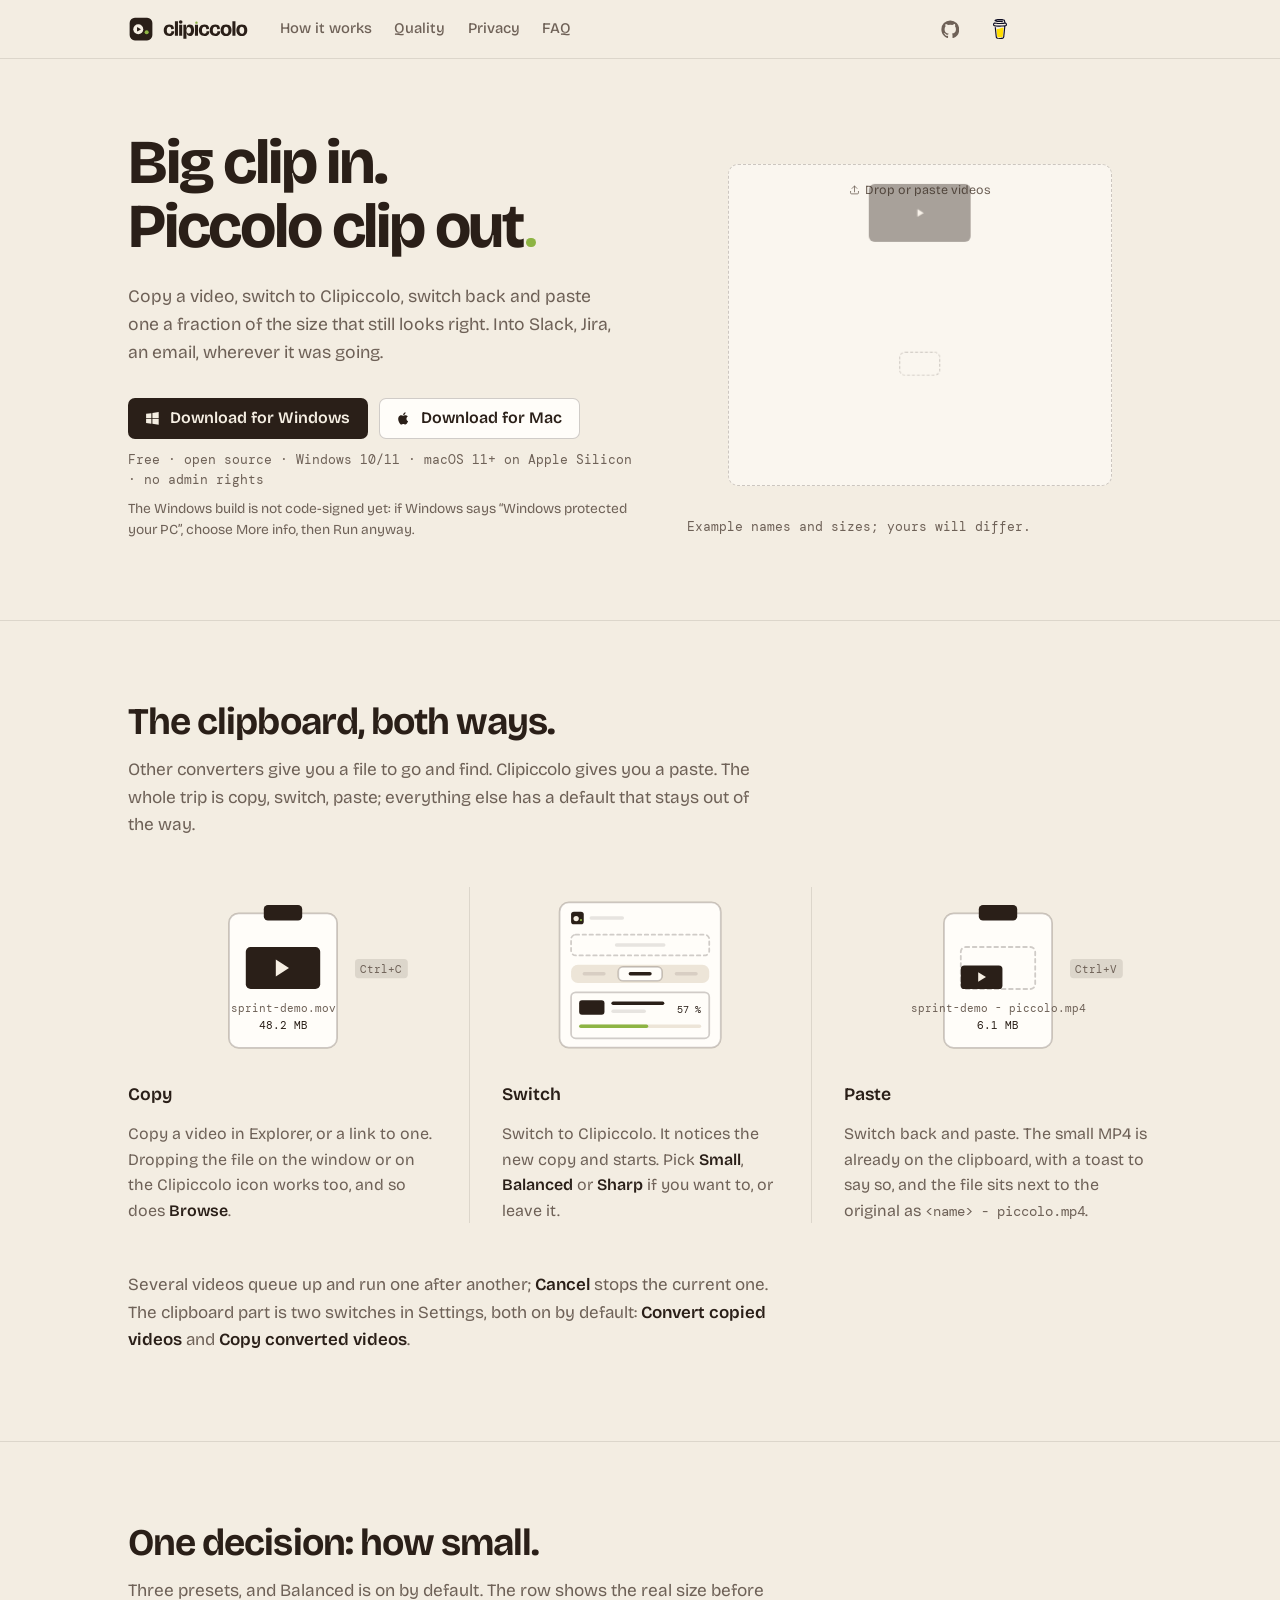
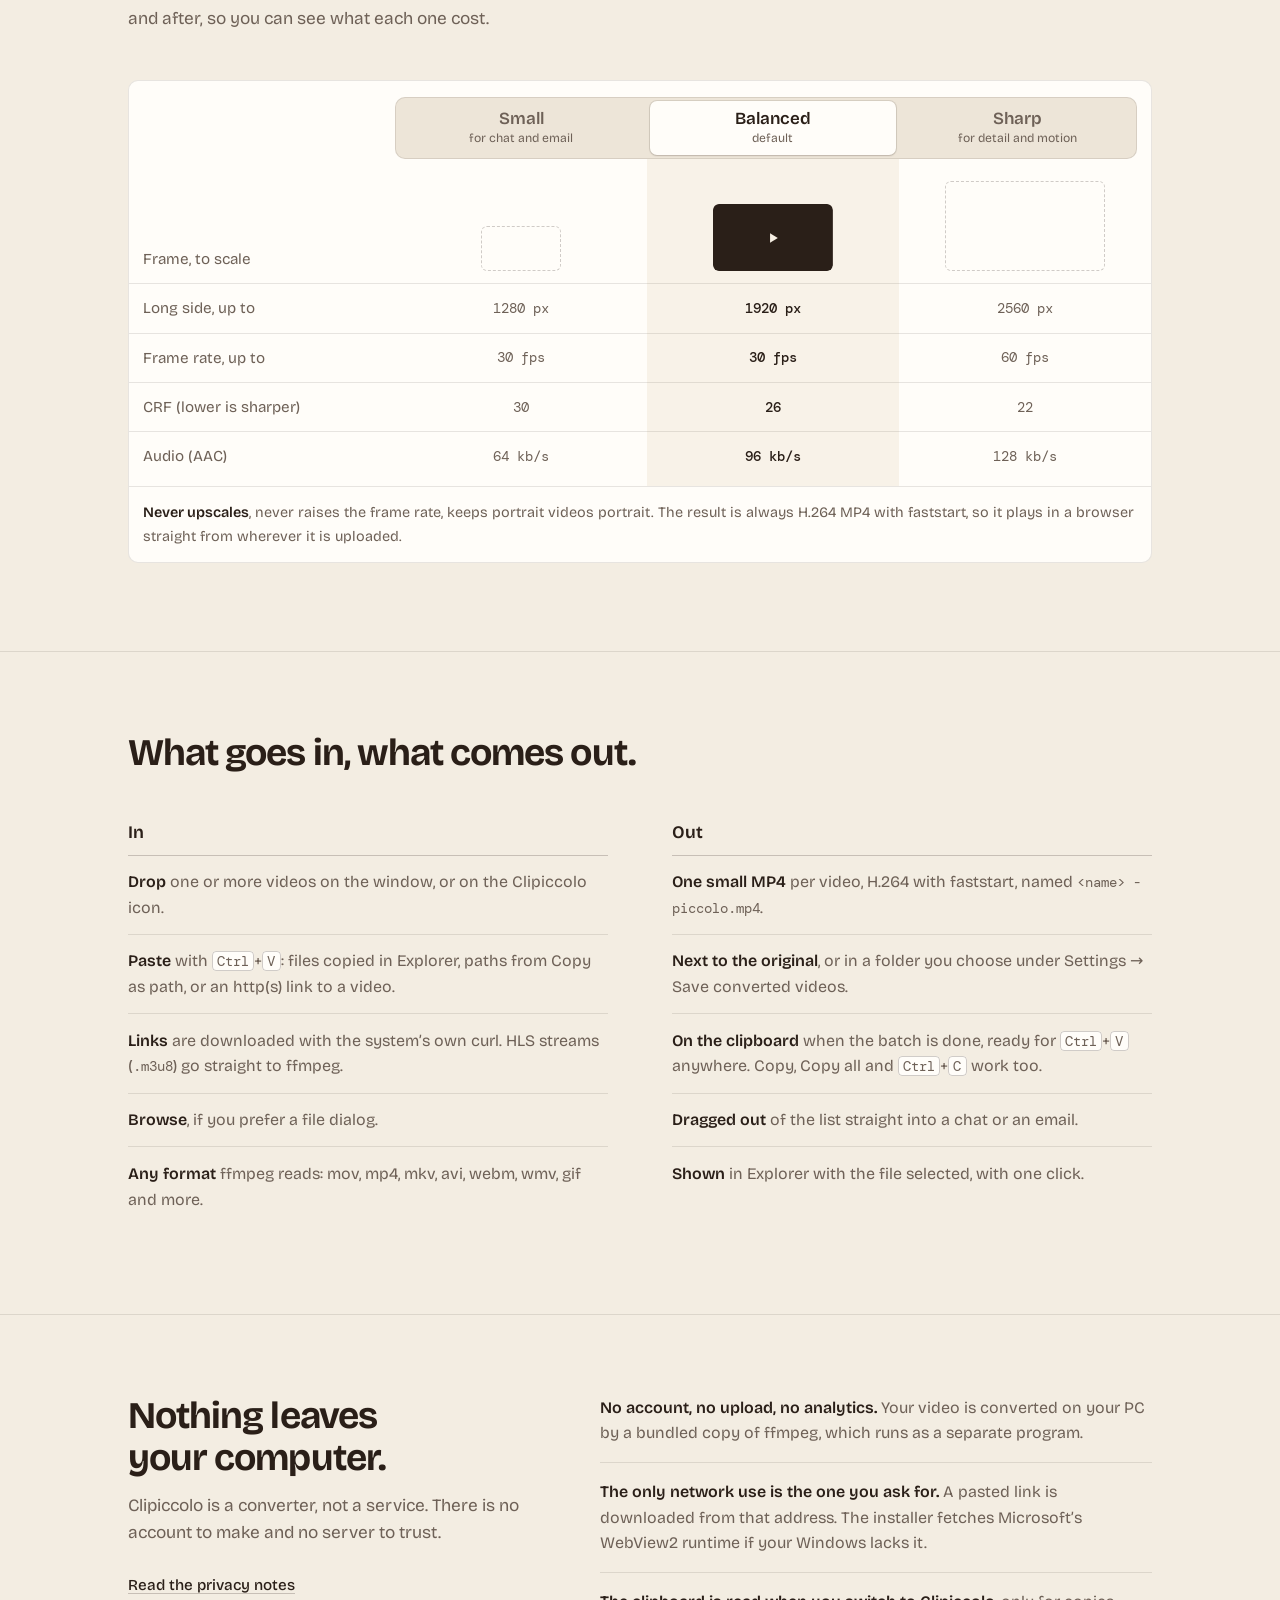
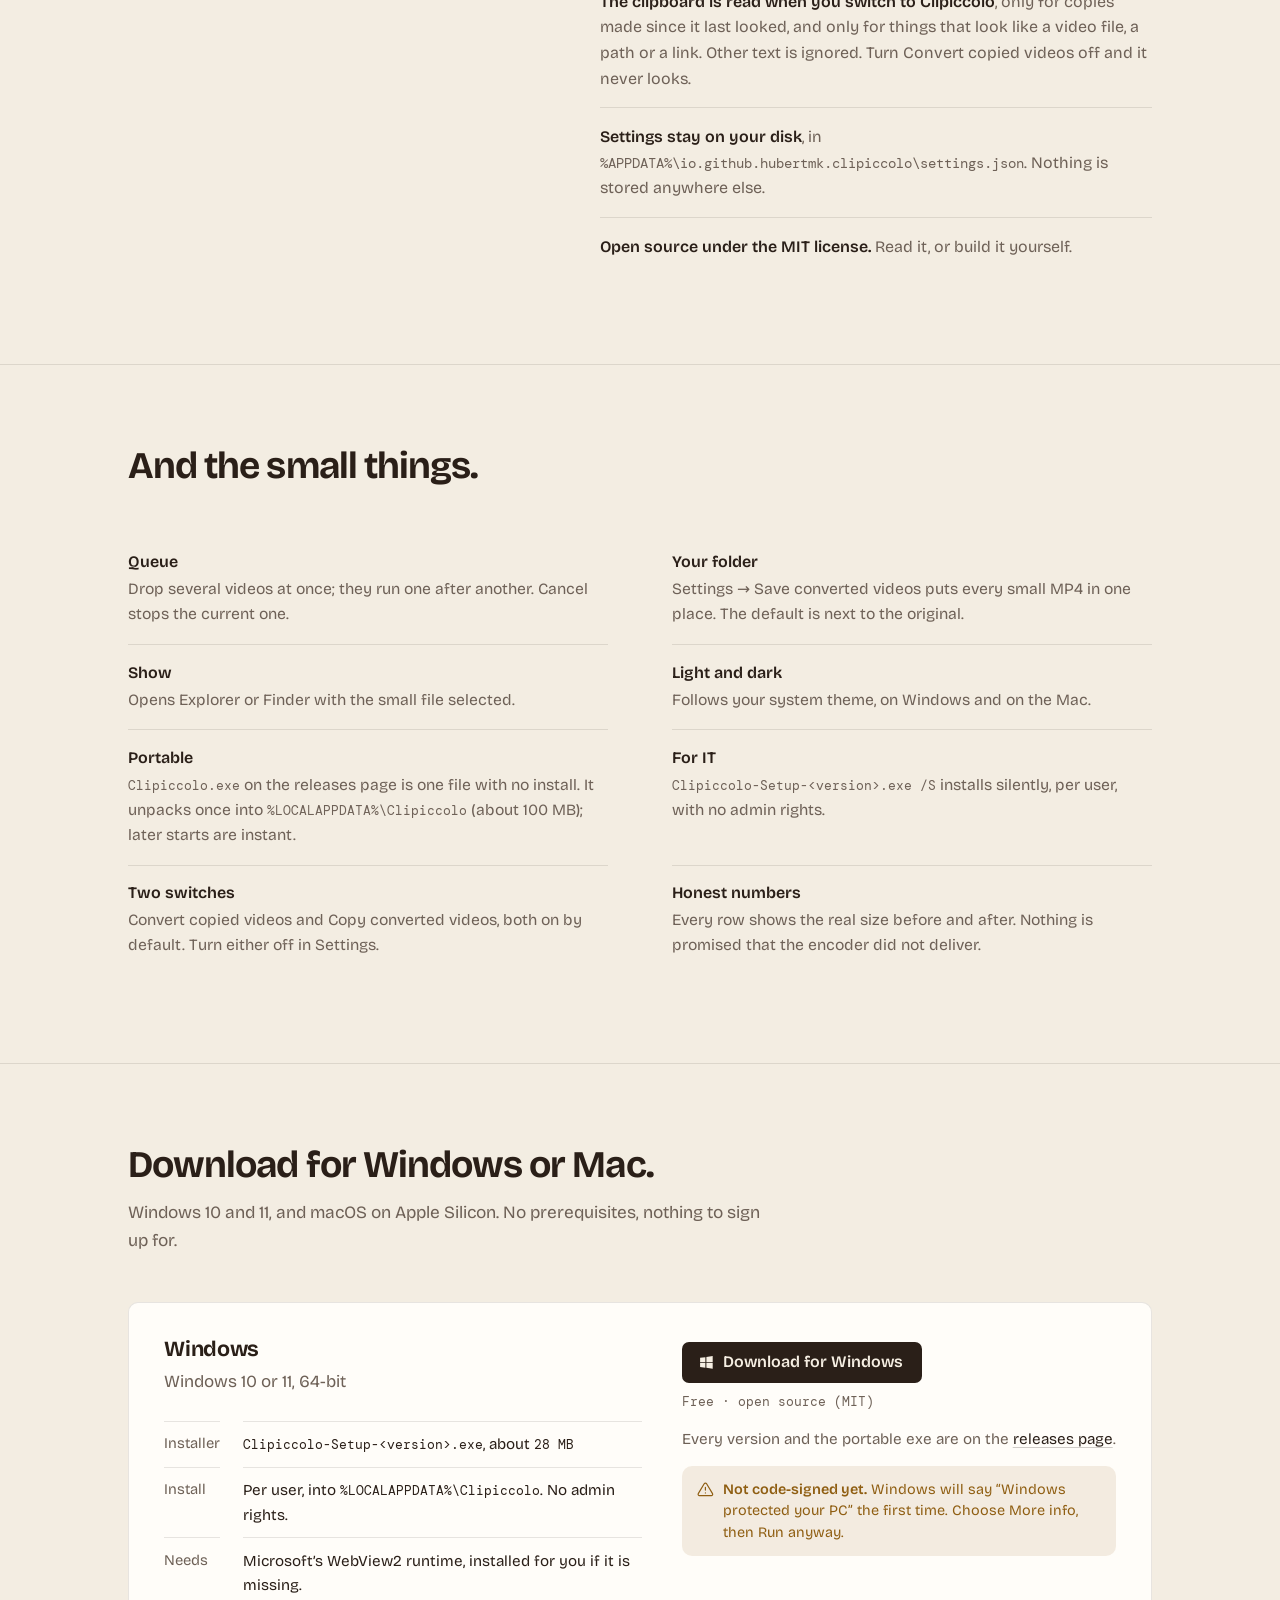
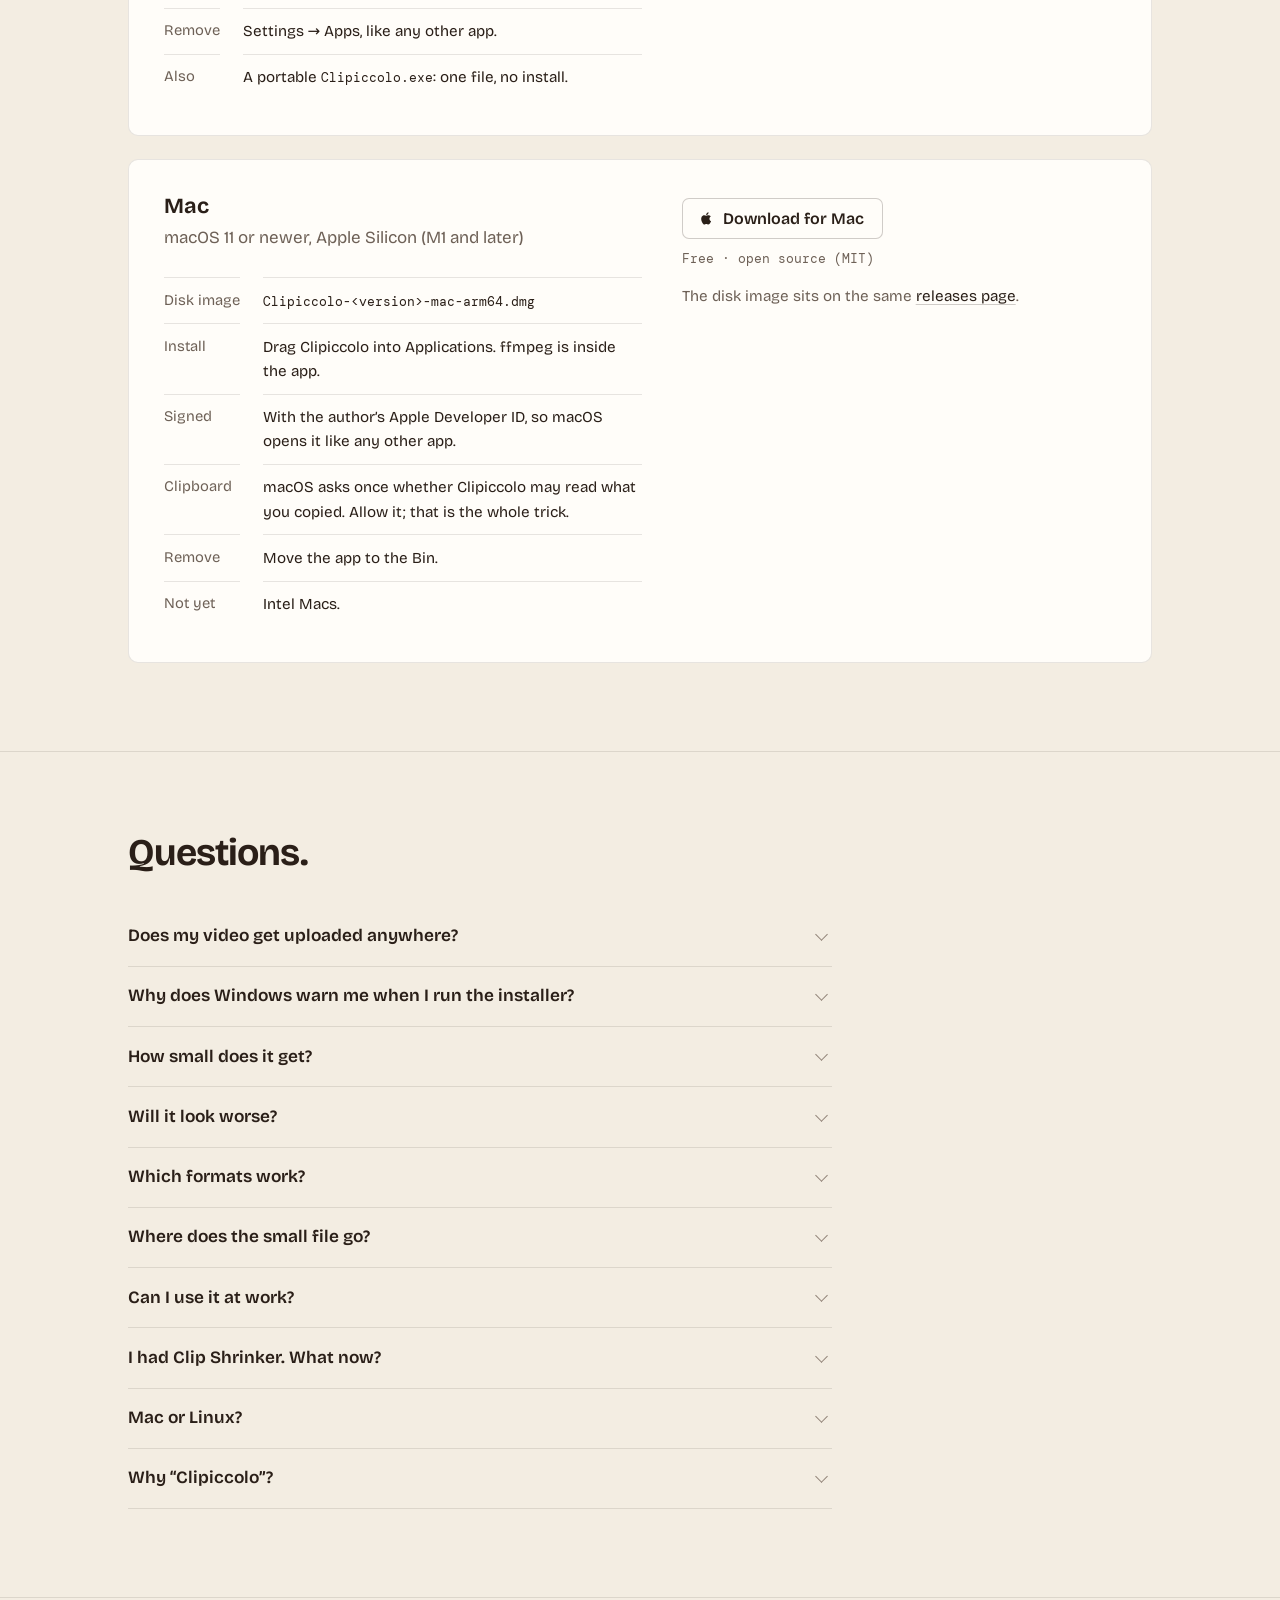
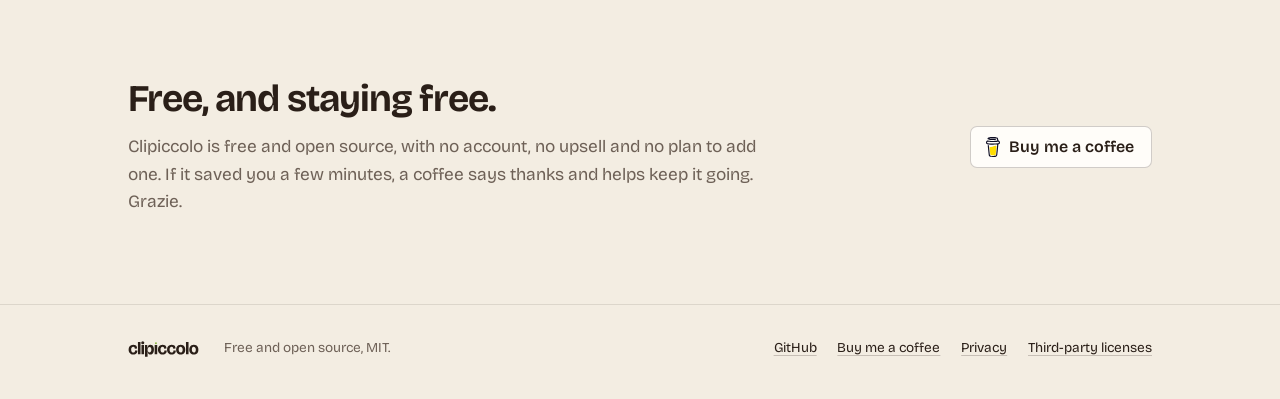
<file: site/index.html>
<!DOCTYPE html>
<html lang="en">
<head>
<meta charset="utf-8">
<meta name="viewport" content="width=device-width, initial-scale=1, viewport-fit=cover">
<title>Clipiccolo</title>
<meta name="description" content="Clipiccolo: copy or drop a video and get a small MP4 that still looks right, straight on your clipboard. Free and open source, for Windows and Mac.">
<meta name="theme-color" content="#F3EDE2">
<meta name="color-scheme" content="light">
<link rel="icon" href="favicon.ico" sizes="48x48">
<link rel="icon" type="image/svg+xml" href="icon.svg">
<link rel="icon" type="image/png" sizes="32x32" href="favicon-32.png">
<link rel="apple-touch-icon" href="apple-touch-icon.png">
<meta property="og:type" content="website">
<meta property="og:title" content="Clipiccolo: big clip in, piccolo clip out">
<meta property="og:description" content="Copy or drop a video and get one a fraction of the size that still looks right, straight on your clipboard. Free for Windows and Mac.">
<meta property="og:image" content="/og.png">
<meta property="og:image:width" content="1280">
<meta property="og:image:height" content="640">
<meta property="og:image:alt" content="Clipiccolo: Big clip in. Piccolo clip out. Free, Windows 10/11, open source.">
<meta name="twitter:card" content="summary_large_image">
<link rel="preload" href="fonts/bricolage-grotesque-latin.woff2" as="font" type="font/woff2" crossorigin>
<link rel="stylesheet" href="site.css">
<script>
// The visitor's own system gets the espresso Download button; the other system sits beside it.
document.documentElement.dataset.os=/mac|iphone|ipad/i.test((navigator.userAgentData&&navigator.userAgentData.platform)||navigator.platform||"")?"mac":"win";
</script>
<script type="application/ld+json">
{"@context":"https://schema.org","@type":"SoftwareApplication","name":"Clipiccolo","operatingSystem":"Windows 10, Windows 11, macOS 11","applicationCategory":"MultimediaApplication","description":"Turns any video into a small H.264 MP4 and puts it on the clipboard, ready to paste.","offers":{"@type":"Offer","price":"0","priceCurrency":"EUR"},"license":"https://opensource.org/licenses/MIT","downloadUrl":"https://github.com/hubertmk/clipiccolo/releases/latest"}
</script>
</head>
<body id="top">
<a class="skip" href="#main">Skip to content</a>

<header class="top">
  <div class="wrap">
    <a class="lockup" href="#top" aria-label="Clipiccolo, start of page">
      <img class="tile" src="icon.svg" alt="" width="26" height="26">
      <img class="wm" src="wordmark.svg" alt="" width="85" height="19">
    </a>
    <nav class="stops" aria-label="Sections">
      <a href="#how">How it works</a>
      <a href="#quality">Quality</a>
      <a href="#privacy">Privacy</a>
      <a href="#faq">FAQ</a>
    </nav>
    <div class="right">
      <a class="ghost" href="https://github.com/hubertmk/clipiccolo" aria-label="Clipiccolo on GitHub"><svg viewBox="0 0 24 24" aria-hidden="true"><path d="M12 .5A11.5 11.5 0 0 0 .5 12.3c0 5.2 3.3 9.6 7.9 11.2.6.1.8-.3.8-.6v-2.2c-3.2.7-3.9-1.4-3.9-1.4-.5-1.4-1.3-1.7-1.3-1.7-1-.7.1-.7.1-.7 1.2.1 1.8 1.2 1.8 1.2 1 1.8 2.7 1.3 3.4 1 .1-.8.4-1.3.7-1.6-2.6-.3-5.3-1.3-5.3-5.9 0-1.3.5-2.4 1.2-3.2-.1-.3-.5-1.5.1-3.1 0 0 1-.3 3.2 1.2a11 11 0 0 1 5.8 0c2.2-1.5 3.2-1.2 3.2-1.2.6 1.6.2 2.8.1 3.1.8.8 1.2 1.9 1.2 3.2 0 4.6-2.7 5.6-5.3 5.9.4.4.8 1.1.8 2.2v3.3c0 .3.2.7.8.6a11.6 11.6 0 0 0 7.9-11.2A11.5 11.5 0 0 0 12 .5z"/></svg></a>
      <a class="ghost" href="https://buymeacoffee.com/hubertmk" aria-label="Buy me a coffee"><img class="bmc" src="bmc.svg" alt="" width="14" height="20"></a>
      <a class="btn sm" id="navdl" href="#download"><svg viewBox="0 0 24 24" aria-hidden="true"><path d="M11 3h2v9.2l3.3-3.3 1.4 1.4L12 16l-5.7-5.7 1.4-1.4L11 12.2zM4 15h2v3h12v-3h2v5H4z"/></svg>Download</a>
    </div>
  </div>
</header>

<main id="main">
  <section class="wrap hero">
    <div>
      <h1>Big clip in.<br>Piccolo clip out<span class="dot" aria-hidden="true"></span></h1>
      <p class="lede">Copy a video, switch to Clipiccolo, switch back and paste one a fraction of the size that still looks right. Into Slack, Jira, an email, wherever it was going.</p>
      <div class="get">
        <div class="row">
          <a class="btn" data-for="win" href="https://github.com/hubertmk/clipiccolo/releases/latest" data-primary><svg viewBox="0 0 24 24" aria-hidden="true"><path d="M3 5.5 10.5 4.5v7H3zM12 4.3 21 3v8.5h-9zM3 12.5h7.5v7L3 18.5zM12 12.5h9V21l-9-1.3z"/></svg>Download for Windows</a>
          <a class="btn" data-for="mac" href="https://github.com/hubertmk/clipiccolo/releases/latest" data-primary><svg viewBox="0 0 24 24" aria-hidden="true"><path d="M16.37 12.6c-.02-2.2 1.8-3.26 1.88-3.31-1.03-1.5-2.62-1.7-3.18-1.73-1.35-.14-2.64.8-3.33.8-.69 0-1.74-.78-2.87-.76-1.47.02-2.83.86-3.59 2.18-1.53 2.66-.39 6.6 1.1 8.75.73 1.05 1.6 2.24 2.73 2.2 1.1-.05 1.51-.71 2.84-.71 1.32 0 1.7.71 2.86.69 1.18-.02 1.93-1.07 2.65-2.13.84-1.22 1.18-2.4 1.2-2.46-.03-.01-2.3-.88-2.32-3.5zM14.2 6.13c.6-.73 1.01-1.75.9-2.76-.87.04-1.92.58-2.54 1.31-.56.65-1.05 1.68-.92 2.67.97.08 1.96-.49 2.56-1.22z"/></svg>Download for Mac</a>
        </div>
        <span class="fine">Free · open source · Windows 10/11 · macOS 11+ on Apple Silicon · no admin rights</span>
        <span class="note">The Windows build is not code-signed yet: if Windows says “Windows protected your PC”, choose More info, then Run anyway.</span>
      </div>
    </div>

    <div>
      <div class="stage" aria-hidden="true">
        <div class="zone" id="zone">
          <span class="hint"><svg viewBox="0 0 24 24"><path d="M12 16V4M7 9l5-5 5 5"/><path d="M4 15v3a2 2 0 0 0 2 2h12a2 2 0 0 0 2-2v-3"/></svg>Drop or paste videos</span>
          <!-- The shot. At rest the markup shows the finished state (the small clip, its receipt, the toast);
               the script runs the loop from there. The big clip, the basket and the stream only appear while it runs. -->
          <div class="el clip big" id="big" style="opacity:0"><i class="fill"></i><svg class="play" viewBox="0 0 24 24"><path d="M8 5.5v13l10.5-6.5z"/></svg></div>
          <div class="el basket" id="basket" style="opacity:0"><i class="trk"><i class="prog" id="prog" style="width:100%"></i></i><b class="pc" id="pc">100 %</b></div>
          <i class="el stream" id="stream"></i>
          <div class="el clip small" id="small"><i class="fill" id="sfill" style="height:100%"></i><svg class="play" id="splay" viewBox="0 0 24 24"><path d="M8 5.5v13l10.5-6.5z"/></svg></div>
          <div class="el ro" id="ro">
            <span class="nm" id="nm">sprint-demo - piccolo.mp4</span>
            <span class="mt"><span id="in">48.2 MB</span> → <b id="out">6.1 MB</b><span class="save" id="save"> · 87 % smaller</span></span>
          </div>
          <span class="toast" id="toast"><svg viewBox="0 0 24 24"><rect x="8" y="8" width="13" height="13" rx="2"/><path d="M4 16V5a1 1 0 0 1 1-1h11"/></svg>Fatto. Copied to clipboard.</span>
        </div>
      </div>
      <p class="fine stage-note">Example names and sizes; yours will differ.</p>
    </div>
  </section>

  <section class="block" id="how">
    <div class="wrap">
      <div class="head">
        <h2>The clipboard, both ways.</h2>
        <p>Other converters give you a file to go and find. Clipiccolo gives you a paste. The whole trip is copy, switch, paste; everything else has a default that stays out of the way.</p>
      </div>
      <div class="stops3">
        <div class="stop">
          <figure aria-hidden="true">
            <svg class="draw" viewBox="0 0 240 150">
              <rect class="paper" x="75" y="22" width="90" height="112" rx="8"/>
              <rect class="fill" x="104" y="15" width="32" height="13" rx="3.5"/>
              <rect class="fill" x="89" y="50" width="62" height="35" rx="4"/>
              <path class="crema" d="M114 60.5v14l11-7z"/>
              <text x="120" y="104" text-anchor="middle" font-size="9.5" fill="#6E6157">sprint-demo.mov</text>
              <text x="120" y="118" text-anchor="middle" font-size="9.5" fill="#2A1F18">48.2 MB</text>
              <rect class="faint chip" x="180" y="60" width="44" height="16" rx="3"/>
              <text x="202" y="71.5" text-anchor="middle" font-size="9" fill="#6E6157">Ctrl+C</text>
            </svg>
          </figure>
          <h3>Copy</h3>
          <p>Copy a video in Explorer, or a link to one. Dropping the file on the window or on the Clipiccolo icon works too, and so does <b>Browse</b>.</p>
        </div>
        <div class="stop">
          <figure aria-hidden="true">
            <svg class="draw" viewBox="0 0 240 150">
              <rect class="paper" x="50" y="12" width="140" height="126" rx="8"/>
              <rect class="fill" x="60" y="20" width="11" height="11" rx="2.5"/>
              <circle class="crema" cx="64.4" cy="26" r="2.3"/>
              <circle class="pist" cx="68.6" cy="27.3" r="1"/>
              <rect class="faint" x="76" y="24" width="30" height="3" rx="1.5"/>
              <rect class="dash" x="60" y="40" width="120" height="18" rx="4"/>
              <rect class="faint" x="98" y="47.5" width="44" height="3" rx="1.5"/>
              <rect class="trk" x="60" y="66" width="120" height="16" rx="6"/>
              <rect class="paper" x="101" y="68" width="38" height="12" rx="4"/>
              <rect class="faint" x="70" y="72.5" width="20" height="3" rx="1.5"/>
              <rect class="fill" x="110" y="72.5" width="20" height="3" rx="1.5"/>
              <rect class="faint" x="150" y="72.5" width="20" height="3" rx="1.5"/>
              <rect class="paper" x="60" y="90" width="120" height="40" rx="4"/>
              <rect class="fill" x="67" y="97" width="22" height="12.5" rx="2.5"/>
              <rect class="fill" x="95" y="98" width="46" height="3" rx="1.5"/>
              <rect class="faint" x="95" y="105" width="30" height="3" rx="1.5"/>
              <text x="173" y="108" text-anchor="end" font-size="9" fill="#2A1F18">57 %</text>
              <rect class="trk" x="67" y="118" width="106" height="3" rx="1.5"/>
              <rect class="pist" x="67" y="118" width="60" height="3" rx="1.5"/>
            </svg>
          </figure>
          <h3>Switch</h3>
          <p>Switch to Clipiccolo. It notices the new copy and starts. Pick <b>Small</b>, <b>Balanced</b> or <b>Sharp</b> if you want to, or leave it.</p>
        </div>
        <div class="stop">
          <figure aria-hidden="true">
            <svg class="draw" viewBox="0 0 240 150">
              <rect class="paper" x="75" y="22" width="90" height="112" rx="8"/>
              <rect class="fill" x="104" y="15" width="32" height="13" rx="3.5"/>
              <rect class="dash" x="89" y="50" width="62" height="35" rx="4"/>
              <rect class="fill" x="89" y="65.4" width="34.7" height="19.6" rx="3"/>
              <path class="crema" d="M103.5 71v8l6.5-4z"/>
              <text x="120" y="104" text-anchor="middle" font-size="9.5" fill="#6E6157">sprint-demo - piccolo.mp4</text>
              <text x="120" y="118" text-anchor="middle" font-size="9.5" fill="#2A1F18">6.1 MB</text>
              <rect class="faint chip" x="180" y="60" width="44" height="16" rx="3"/>
              <text x="202" y="71.5" text-anchor="middle" font-size="9" fill="#6E6157">Ctrl+V</text>
            </svg>
          </figure>
          <h3>Paste</h3>
          <p>Switch back and paste. The small MP4 is already on the clipboard, with a toast to say so, and the file sits next to the original as <code>&lt;name&gt; - piccolo.mp4</code>.</p>
        </div>
      </div>
      <p class="after">Several videos queue up and run one after another; <b>Cancel</b> stops the current one. The clipboard part is two switches in Settings, both on by default: <b>Convert copied videos</b> and <b>Copy converted videos</b>.</p>
    </div>
  </section>

  <section class="block" id="quality">
    <div class="wrap">
      <div class="head">
        <h2>One decision: how small.</h2>
        <p>Three presets, and Balanced is on by default. The row shows the real size before and after, so you can see what each one cost.</p>
      </div>
      <div class="presets">
        <table id="pick" data-pick="2">
          <thead>
            <tr>
              <th scope="col"><span class="sr">Preset</span></th>
              <th scope="col"><span class="cell"><button type="button" class="seg" data-col="1" aria-pressed="false">Small<small>for chat and email</small></button></span></th>
              <th scope="col"><span class="cell"><button type="button" class="seg" data-col="2" aria-pressed="true">Balanced<small>default</small></button></span></th>
              <th scope="col"><span class="cell"><button type="button" class="seg" data-col="3" aria-pressed="false">Sharp<small>for detail and motion</small></button></span></th>
            </tr>
          </thead>
          <tbody>
            <tr class="frames" aria-hidden="true"><th>Frame, to scale</th><td><span class="frame" style="--k:.5"><i class="fill"></i><svg class="play" viewBox="0 0 24 24"><path d="M8 5.5v13l10.5-6.5z"/></svg></span></td><td><span class="frame" style="--k:.75"><i class="fill"></i><svg class="play" viewBox="0 0 24 24"><path d="M8 5.5v13l10.5-6.5z"/></svg></span></td><td><span class="frame" style="--k:1"><i class="fill"></i><svg class="play" viewBox="0 0 24 24"><path d="M8 5.5v13l10.5-6.5z"/></svg></span></td></tr>
            <tr><th scope="row">Long side, up to</th><td>1280 px</td><td>1920 px</td><td>2560 px</td></tr>
            <tr><th scope="row">Frame rate, up to</th><td>30 fps</td><td>30 fps</td><td>60 fps</td></tr>
            <tr><th scope="row">CRF (lower is sharper)</th><td>30</td><td>26</td><td>22</td></tr>
            <tr><th scope="row">Audio (AAC)</th><td>64 kb/s</td><td>96 kb/s</td><td>128 kb/s</td></tr>
          </tbody>
          <tfoot>
            <tr><td colspan="4"><b>Never upscales</b>, never raises the frame rate, keeps portrait videos portrait. The result is always H.264 MP4 with faststart, so it plays in a browser straight from wherever it is uploaded.</td></tr>
          </tfoot>
        </table>
      </div>
    </div>
  </section>

  <section class="block" id="inout">
    <div class="wrap">
      <div class="head">
        <h2>What goes in, what comes out.</h2>
      </div>
      <div class="cols">
        <div>
          <h3>In</h3>
          <ul class="list">
            <li><b>Drop</b> one or more videos on the window, or on the Clipiccolo icon.</li>
            <li><b>Paste</b> with <kbd>Ctrl</kbd>+<kbd>V</kbd>: files copied in Explorer, paths from Copy as path, or an http(s) link to a video.</li>
            <li><b>Links</b> are downloaded with the system’s own curl. HLS streams (<code>.m3u8</code>) go straight to ffmpeg.</li>
            <li><b>Browse</b>, if you prefer a file dialog.</li>
            <li><b>Any format</b> ffmpeg reads: mov, mp4, mkv, avi, webm, wmv, gif and more.</li>
          </ul>
        </div>
        <div>
          <h3>Out</h3>
          <ul class="list">
            <li><b>One small MP4</b> per video, H.264 with faststart, named <code>&lt;name&gt; - piccolo.mp4</code>.</li>
            <li><b>Next to the original</b>, or in a folder you choose under Settings → Save converted videos.</li>
            <li><b>On the clipboard</b> when the batch is done, ready for <kbd>Ctrl</kbd>+<kbd>V</kbd> anywhere. Copy, Copy all and <kbd>Ctrl</kbd>+<kbd>C</kbd> work too.</li>
            <li><b>Dragged out</b> of the list straight into a chat or an email.</li>
            <li><b>Shown</b> in Explorer with the file selected, with one click.</li>
          </ul>
        </div>
      </div>
    </div>
  </section>

  <section class="block" id="privacy">
    <div class="wrap priv">
      <div class="head">
        <h2>Nothing leaves your computer.</h2>
        <p>Clipiccolo is a converter, not a service. There is no account to make and no server to trust.</p>
        <a class="more" href="privacy/index.html">Read the privacy notes</a>
      </div>
      <ul class="list">
        <li><b>No account, no upload, no analytics.</b> Your video is converted on your PC by a bundled copy of ffmpeg, which runs as a separate program.</li>
        <li><b>The only network use is the one you ask for.</b> A pasted link is downloaded from that address. The installer fetches Microsoft’s WebView2 runtime if your Windows lacks it.</li>
        <li><b>The clipboard is read when you switch to Clipiccolo</b>, only for copies made since it last looked, and only for things that look like a video file, a path or a link. Other text is ignored. Turn Convert copied videos off and it never looks.</li>
        <li><b>Settings stay on your disk</b>, in <code>%APPDATA%\io.github.hubertmk.clipiccolo\settings.json</code>. Nothing is stored anywhere else.</li>
        <li><b>Open source under the MIT license.</b> Read it, or build it yourself.</li>
      </ul>
    </div>
  </section>

  <section class="block" id="more">
    <div class="wrap">
      <div class="head">
        <h2>And the small things.</h2>
      </div>
      <div class="small">
        <div><h3>Queue</h3><p>Drop several videos at once; they run one after another. Cancel stops the current one.</p></div>
        <div><h3>Your folder</h3><p>Settings → Save converted videos puts every small MP4 in one place. The default is next to the original.</p></div>
        <div><h3>Show</h3><p>Opens Explorer or Finder with the small file selected.</p></div>
        <div><h3>Light and dark</h3><p>Follows your system theme, on Windows and on the Mac.</p></div>
        <div><h3>Portable</h3><p><code>Clipiccolo.exe</code> on the releases page is one file with no install. It unpacks once into <code>%LOCALAPPDATA%\Clipiccolo</code> (about 100 MB); later starts are instant.</p></div>
        <div><h3>For IT</h3><p><code>Clipiccolo-Setup-&lt;version&gt;.exe /S</code> installs silently, per user, with no admin rights.</p></div>
        <div><h3>Two switches</h3><p>Convert copied videos and Copy converted videos, both on by default. Turn either off in Settings.</p></div>
        <div><h3>Honest numbers</h3><p>Every row shows the real size before and after. Nothing is promised that the encoder did not deliver.</p></div>
      </div>
    </div>
  </section>

  <section class="block" id="download">
    <div class="wrap">
      <div class="head">
        <h2>Download for Windows or Mac.</h2>
        <p>Windows 10 and 11, and macOS on Apple Silicon. No prerequisites, nothing to sign up for.</p>
      </div>
      <div class="dl">
        <div>
          <h3>Windows</h3>
          <p class="sub">Windows 10 or 11, 64-bit</p>
          <dl class="spec">
            <dt>Installer</dt><dd><code>Clipiccolo-Setup-&lt;version&gt;.exe</code>, about <span class="mono">28 MB</span></dd>
            <dt>Install</dt><dd>Per user, into <code>%LOCALAPPDATA%\Clipiccolo</code>. No admin rights.</dd>
            <dt>Needs</dt><dd>Microsoft’s WebView2 runtime, installed for you if it is missing.</dd>
            <dt>Remove</dt><dd>Settings → Apps, like any other app.</dd>
            <dt>Also</dt><dd>A portable <code>Clipiccolo.exe</code>: one file, no install.</dd>
          </dl>
        </div>
        <div class="act">
          <a class="btn" data-for="win" href="https://github.com/hubertmk/clipiccolo/releases/latest" data-primary><svg viewBox="0 0 24 24" aria-hidden="true"><path d="M3 5.5 10.5 4.5v7H3zM12 4.3 21 3v8.5h-9zM3 12.5h7.5v7L3 18.5zM12 12.5h9V21l-9-1.3z"/></svg>Download for Windows</a>
          <span class="fine">Free · open source (MIT)</span>
          <p class="alt">Every version and the portable exe are on the <a href="https://github.com/hubertmk/clipiccolo/releases">releases page</a>.</p>
          <div class="warn"><svg viewBox="0 0 24 24" aria-hidden="true"><path d="M12 9v4M12 17h.01"/><path d="M10.3 3.9 1.8 18.1A2 2 0 0 0 3.5 21h17a2 2 0 0 0 1.7-2.9L13.7 3.9a2 2 0 0 0-3.4 0z"/></svg><span><b>Not code-signed yet.</b> Windows will say “Windows protected your PC” the first time. Choose More info, then Run anyway.</span></div>
        </div>
      </div>
      <div class="dl">
        <div>
          <h3>Mac</h3>
          <p class="sub">macOS 11 or newer, Apple Silicon (M1 and later)</p>
          <dl class="spec">
            <dt>Disk image</dt><dd><code>Clipiccolo-&lt;version&gt;-mac-arm64.dmg</code></dd>
            <dt>Install</dt><dd>Drag Clipiccolo into Applications. ffmpeg is inside the app.</dd>
            <dt>Signed</dt><dd>With the author’s Apple Developer ID, so macOS opens it like any other app.</dd>
            <dt>Clipboard</dt><dd>macOS asks once whether Clipiccolo may read what you copied. Allow it; that is the whole trick.</dd>
            <dt>Remove</dt><dd>Move the app to the Bin.</dd>
            <dt>Not yet</dt><dd>Intel Macs.</dd>
          </dl>
        </div>
        <div class="act">
          <a class="btn" data-for="mac" href="https://github.com/hubertmk/clipiccolo/releases/latest" data-primary><svg viewBox="0 0 24 24" aria-hidden="true"><path d="M16.37 12.6c-.02-2.2 1.8-3.26 1.88-3.31-1.03-1.5-2.62-1.7-3.18-1.73-1.35-.14-2.64.8-3.33.8-.69 0-1.74-.78-2.87-.76-1.47.02-2.83.86-3.59 2.18-1.53 2.66-.39 6.6 1.1 8.75.73 1.05 1.6 2.24 2.73 2.2 1.1-.05 1.51-.71 2.84-.71 1.32 0 1.7.71 2.86.69 1.18-.02 1.93-1.07 2.65-2.13.84-1.22 1.18-2.4 1.2-2.46-.03-.01-2.3-.88-2.32-3.5zM14.2 6.13c.6-.73 1.01-1.75.9-2.76-.87.04-1.92.58-2.54 1.31-.56.65-1.05 1.68-.92 2.67.97.08 1.96-.49 2.56-1.22z"/></svg>Download for Mac</a>
          <span class="fine">Free · open source (MIT)</span>
          <p class="alt">The disk image sits on the same <a href="https://github.com/hubertmk/clipiccolo/releases">releases page</a>.</p>
        </div>
      </div>
    </div>
  </section>

  <section class="block" id="faq">
    <div class="wrap">
      <div class="head">
        <h2>Questions.</h2>
      </div>
      <div class="qa">
        <details>
          <summary><h3>Does my video get uploaded anywhere?</h3></summary>
          <p>No. Conversion runs on your computer with the bundled ffmpeg. The only network use is downloading a link you pasted, and the Windows installer fetching WebView2 if Windows lacks it.</p>
        </details>
        <details>
          <summary><h3>Why does Windows warn me when I run the installer?</h3></summary>
          <p>Clipiccolo is not code-signed yet, so SmartScreen shows “Windows protected your PC” the first time. Choose More info, then Run anyway. The source is open if you would rather read it or build it yourself.</p>
        </details>
        <details>
          <summary><h3>How small does it get?</h3></summary>
          <p>It depends on the video. Screen recordings and phone videos usually shrink a lot; a video that was already compressed well shrinks less. The row shows the real numbers when it is done, and the sizes in the demo above are examples, not measurements.</p>
        </details>
        <details>
          <summary><h3>Will it look worse?</h3></summary>
          <p>Smaller means some loss, and the presets trade it off differently. Balanced is tuned for a screen recording or a phone video you watch on a screen; Sharp keeps more detail and up to 60 fps; Small is for when size matters most. None of them upscales or raises the frame rate.</p>
        </details>
        <details>
          <summary><h3>Which formats work?</h3></summary>
          <p>In: anything ffmpeg reads, so mov, mp4, mkv, avi, webm, wmv, gif and most things a phone, a screen recorder or a camera produces. Out: always an H.264 MP4 with faststart, which plays in every browser and chat app.</p>
        </details>
        <details>
          <summary><h3>Where does the small file go?</h3></summary>
          <p>Next to the original as <code>&lt;name&gt; - piccolo.mp4</code>, or in the folder you set under Settings → Save converted videos. Show opens Explorer or Finder with it selected.</p>
        </details>
        <details>
          <summary><h3>Can I use it at work?</h3></summary>
          <p>Yes. Clipiccolo is MIT-licensed, needs no account and no admin rights, and installs silently with <code>/S</code>. It bundles ffmpeg, which is GPL v3 and runs as a separate program; the <a href="https://github.com/hubertmk/clipiccolo/blob/main/THIRD-PARTY-NOTICES.md">third-party notices</a> list everything.</p>
        </details>
        <details>
          <summary><h3>I had Clip Shrinker. What now?</h3></summary>
          <p>Clipiccolo is the same app with its new name. Uninstall Clip Shrinker under Settings → Apps first, since Windows treats Clipiccolo as a new app; your settings carry over on the first start.</p>
        </details>
        <details>
          <summary><h3>Mac or Linux?</h3></summary>
          <p>Mac, yes: Clipiccolo ships for macOS 11 and newer on Apple Silicon, with the same clipboard tricks (⌘V in, ⌘C and drag out). Intel Macs and Linux are not covered. If you would use it there, say so in an <a href="https://github.com/hubertmk/clipiccolo/issues">issue on GitHub</a>.</p>
        </details>
        <details>
          <summary><h3>Why “Clipiccolo”?</h3></summary>
          <p>A clip, and piccolo, Italian for small. A big clip goes in and a piccolo one comes out; the two dots in the logo are that pair.</p>
        </details>
      </div>
    </div>
  </section>
  <section class="block" id="support">
    <div class="wrap support">
      <div class="head">
        <h2>Free, and staying free.</h2>
        <p>Clipiccolo is free and open source, with no account, no upsell and no plan to add one. If it saved you a few minutes, a coffee says thanks and helps keep it going. Grazie.</p>
      </div>
      <a class="btn alt" href="https://buymeacoffee.com/hubertmk"><img src="bmc.svg" alt="" width="14" height="20">Buy me a coffee</a>
    </div>
  </section>
</main>

<footer class="end">
  <div class="wrap">
    <a href="#top" class="lockup" aria-label="Clipiccolo, back to top"><img class="wm" src="wordmark.svg" alt="" width="71" height="16"></a>
    <span>Free and open source, MIT.</span>
    <nav class="links" aria-label="Footer">
      <a href="https://github.com/hubertmk/clipiccolo">GitHub</a>
      <a href="https://buymeacoffee.com/hubertmk">Buy me a coffee</a>
      <a href="privacy/index.html">Privacy</a>
      <a href="https://github.com/hubertmk/clipiccolo/blob/main/THIRD-PARTY-NOTICES.md">Third-party licenses</a>
    </nav>
  </div>
</footer>

<script>
// The header's Download button steps aside while a section's own Download button is on screen.
(function(){
  var nav=document.getElementById('navdl'),cta=document.querySelectorAll('[data-primary]');
  if(!('IntersectionObserver' in window)||!cta.length)return;
  var seen=new Set(),io=new IntersectionObserver(function(es){
    es.forEach(function(e){e.isIntersecting?seen.add(e.target):seen.delete(e.target)});
    nav.classList.toggle('away',seen.size>0);
  },{rootMargin:'-56px 0px 0px 0px'});
  cta.forEach(function(el){io.observe(el)});
})();

// Quality: the segments work like the app's. Picking one lights its column and fills its frame.
(function(){
  var t=document.getElementById('pick');if(!t)return;
  var segs=t.querySelectorAll('.seg');
  segs.forEach(function(b){b.addEventListener('click',function(){
    t.setAttribute('data-pick',b.getAttribute('data-col'));
    segs.forEach(function(s){s.setAttribute('aria-pressed',s===b?'true':'false')});
  })});
  t.querySelectorAll('.frame').forEach(function(f,i){f.addEventListener('click',function(){segs[i].click()})});
})();

// The shot, one clip per round (8.5 s): the clip lands on the basket, pressure builds to a quarter, then it
// drains through a thin stream while the small clip fills below and its size counts up to the real number.
// The empty outline and the basket fade, the toast appears, and the next clip follows. Timing is one set of
// Web Animations driven off the same clock, so a scrub or a pause keeps every part in step.
(function(){
  if(matchMedia('(prefers-reduced-motion: reduce)').matches||typeof Element.prototype.animate!=='function')return;
  var $=function(id){return document.getElementById(id)};
  var zone=$('zone'),big=$('big'),basket=$('basket'),prog=$('prog'),pc=$('pc'),stream=$('stream'),small=$('small'),
      sfill=$('sfill'),splay=$('splay'),ro=$('ro'),nm=$('nm'),inEl=$('in'),out=$('out'),save=$('save'),toast=$('toast');
  var clips=[
    ['sprint-demo','mov',1920,1080,48.2,6.1],
    ['bug-repro-4417','mkv',2560,1440,112.7,11.4],
    ['onboarding-walkthrough','mp4',1920,1080,86.3,9.8],
    ['IMG_2231','mov',1080,1920,64.9,7.2]
  ],n=0,cur=clips[0],DUR=8500,anims=[];
  var OUT='cubic-bezier(.16,1,.3,1)',IN='cubic-bezier(.4,0,1,1)',FLOW='cubic-bezier(.4,0,.6,1)';
  function A(el,frames){var a=el.animate(frames,{duration:DUR,fill:'both'});anims.push(a);return a}
  function ez(u){return u<.5?2*u*u:1-Math.pow(-2*u+2,2)/2}
  function eo(u){return 1-Math.pow(1-u,3)}
  function seg(t,a,b){return Math.max(0,Math.min(1,(t-a)/(b-a)))}
  function mb(v){return v.toFixed(1)+' MB'}

  var master=A(big,[{offset:0,opacity:0,transform:'translateY(-3em)'},{offset:.02,opacity:0,transform:'translateY(-3em)',easing:OUT},
    {offset:.12,opacity:1,transform:'translateY(0)'},{offset:.72,opacity:1},{offset:.80,opacity:0},{offset:1,opacity:0,transform:'translateY(0)'}]);
  A(big.firstElementChild,[{offset:0,height:'100%'},{offset:.36,height:'100%',easing:FLOW},{offset:.64,height:'0%'},{offset:1,height:'0%'}]);
  A(big.lastElementChild,[{offset:0,opacity:1},{offset:.36,opacity:1},{offset:.44,opacity:0},{offset:1,opacity:0}]);
  A(basket,[{offset:0,opacity:0},{offset:.04,opacity:0},{offset:.12,opacity:1},{offset:.72,opacity:1},{offset:.80,opacity:0},{offset:1,opacity:0}]);
  A(prog,[{offset:0,width:'0%'},{offset:.26,width:'0%',easing:OUT},{offset:.34,width:'25%',easing:FLOW},{offset:.64,width:'100%'},{offset:1,width:'100%'}]);
  A(stream,[{offset:0,clipPath:'inset(100% 0 0 0)'},{offset:.34,clipPath:'inset(100% 0 0 0)',easing:OUT},{offset:.40,clipPath:'inset(0% 0 0 0)'},
    {offset:.64,clipPath:'inset(0% 0 0 0)',easing:IN},{offset:.70,clipPath:'inset(100% 0 0 0)'},{offset:1,clipPath:'inset(100% 0 0 0)'}]);
  var FADE=[{offset:0,opacity:1},{offset:.92,opacity:1},{offset:.97,opacity:0},{offset:1,opacity:0}];
  A(small,FADE);
  A(sfill,[{offset:0,height:'0%'},{offset:.36,height:'0%',easing:FLOW},{offset:.64,height:'100%'},{offset:1,height:'100%'}]);
  A(splay,[{offset:0,opacity:0},{offset:.66,opacity:0},{offset:.72,opacity:1},{offset:1,opacity:1}]);
  A(ro,[{offset:0,opacity:0},{offset:.30,opacity:0},{offset:.36,opacity:1},{offset:.92,opacity:1},{offset:.97,opacity:0},{offset:1,opacity:0}]);
  A(nm,[{offset:0,opacity:0},{offset:.66,opacity:0},{offset:.72,opacity:1},{offset:1,opacity:1}]);
  A(save,[{offset:0,opacity:0},{offset:.68,opacity:0},{offset:.74,opacity:1},{offset:1,opacity:1}]);
  A(toast,[{offset:0,opacity:0,transform:'translateY(.45em)'},{offset:.76,opacity:0,transform:'translateY(.45em)',easing:OUT},{offset:.82,opacity:1,transform:'translateY(0)'},
    {offset:.92,opacity:1,transform:'translateY(0)'},{offset:.97,opacity:0,transform:'translateY(.2em)'},{offset:1,opacity:0,transform:'translateY(.2em)'}]);

  function set(c){cur=c;nm.textContent=c[0]+' - piccolo.mp4';inEl.textContent=mb(c[4]);save.textContent=' · '+Math.round(100-100*c[5]/c[4])+' % smaller'}
  function frame(){
    var t=(master.currentTime||0)/DUR;
    out.textContent=mb(cur[5]*ez(seg(t,.36,.64)));
    pc.textContent=Math.round(25*eo(seg(t,.26,.34))+75*ez(seg(t,.34,.64)))+' %';
    requestAnimationFrame(frame);
  }
  function round(){set(clips[n++%clips.length]);anims.forEach(function(a){a.currentTime=0;a.play()})}
  master.onfinish=round;
  // Start on the finished frame the markup already shows, let it fade, then loop from the first clip.
  set(clips[0]);n=1;anims.forEach(function(a){a.currentTime=DUR*.84;a.play()});
  requestAnimationFrame(frame);
  // The loop rests while the stage is off screen.
  if('IntersectionObserver' in window)new IntersectionObserver(function(es){es.forEach(function(e){
    anims.forEach(function(a){if(e.isIntersecting){if(a.playState==='paused')a.play()}else if(a.playState==='running')a.pause()});
  })}).observe(zone);
})();
</script>
</body>
</html>
</file>
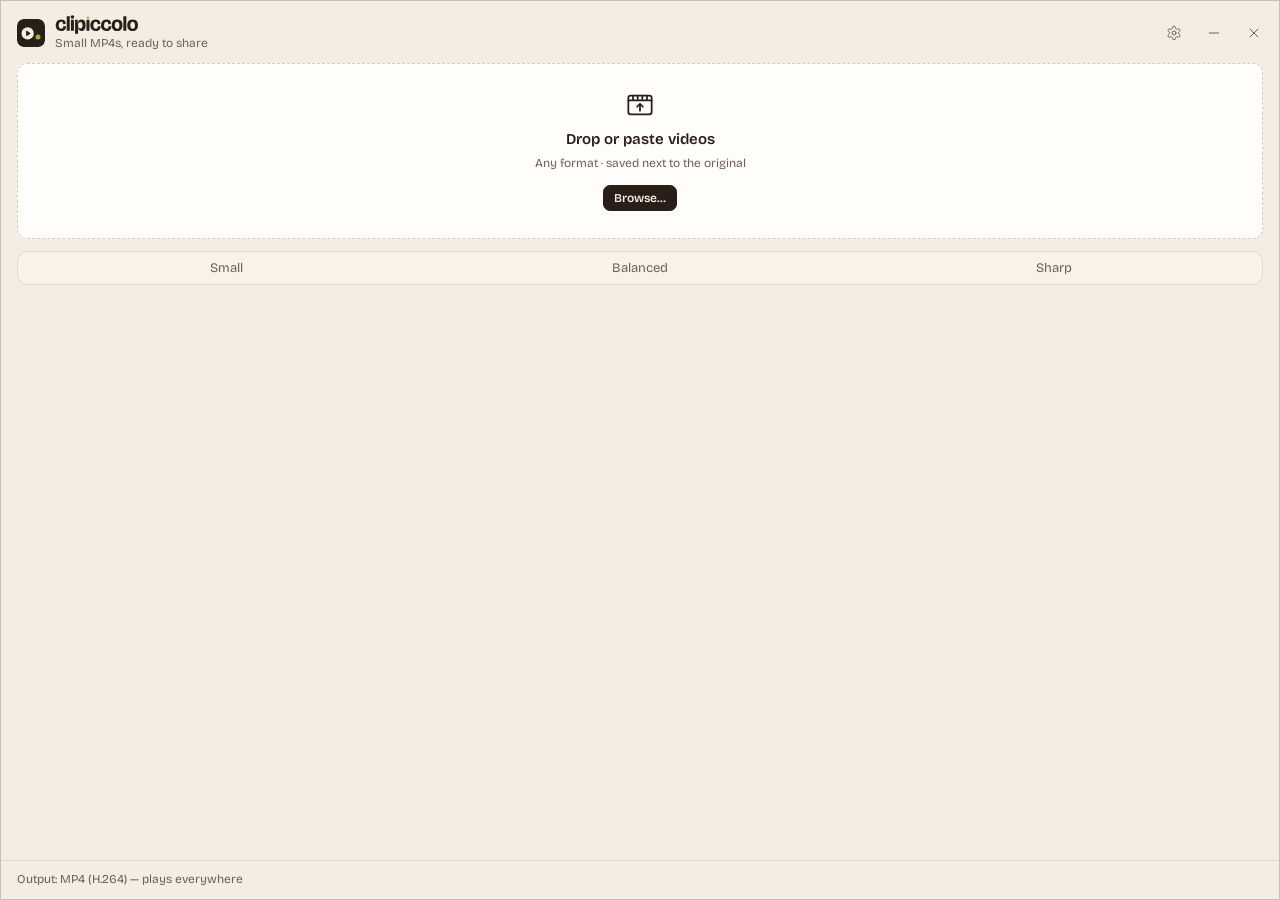
<file: ui/index.html>
<!DOCTYPE html><html lang="en"><head>
  <meta charset="utf-8">
  <meta name="viewport" content="width=device-width, initial-scale=1">
  <title>Clipiccolo</title>
  <link rel="stylesheet" href="styles.css">
</head>
<body>
  <main class="app">
    <header class="top" data-tauri-drag-region="">
      <button id="backBtn" class="icon-btn hidden" title="Back" aria-label="Back">
        <svg class="i" viewBox="0 0 24 24"><path d="m15 18-6-6 6-6"></path></svg>
      </button>
      <!-- The "Due punti" tile: a big crema dot holding the video, a small pistachio dot (brand/mark.svg). -->
      <svg class="mark" viewBox="64 64 896 896" aria-hidden="true" data-tauri-drag-region=""><rect x="64" y="64" width="896" height="896" rx="208" fill="#2A1F18"/><circle cx="405" cy="524" r="196" fill="#F6EFE3"/><path fill="#2A1F18" d="M356.0 592.0L356.0 456.0A15 15 0 0 1 378.8 443.2L490.8 511.2A15 15 0 0 1 490.8 536.8L378.8 604.8A15 15 0 0 1 356.0 592.0Z"/><circle cx="735" cy="640" r="80" fill="#8DB443"/></svg>
      <div class="titles" data-tauri-drag-region="">
        <h1 data-tauri-drag-region=""><svg viewBox="-10 -753 4006 909" role="img" aria-label="Clipiccolo" data-tauri-drag-region=""><path fill="currentColor" d="M286 14Q218 14 168.5 -7.0Q119 -28 87.0 -65.5Q55 -103 40.0 -152.0Q25 -201 25 -257Q25 -314 40.0 -364.5Q55 -415 86.0 -454.5Q117 -494 166.5 -516.5Q216 -539 284 -539Q364 -539 414.5 -508.5Q465 -478 486.0 -429.5Q507 -381 500 -325L374 -314Q375 -351 364.0 -375.5Q353 -400 332.0 -412.5Q311 -425 281 -425Q257 -425 236.5 -416.0Q216 -407 201.0 -387.5Q186 -368 178.0 -337.5Q170 -307 170 -264Q170 -209 184.0 -171.5Q198 -134 224.5 -114.5Q251 -95 288 -95Q328 -95 349.5 -113.5Q371 -132 379.0 -160.5Q387 -189 383 -219L516 -212Q521 -167 510.0 -126.5Q499 -86 471.0 -54.0Q443 -22 397.0 -4.0Q351 14 286 14ZM551 0V-695H695V0ZM751 0V-525H895V0ZM950 146 951 -327 950 -525H1078L1075 -360H1082Q1094 -421 1117.0 -461.0Q1140 -501 1175.0 -520.0Q1210 -539 1257 -539Q1318 -539 1362.5 -508.0Q1407 -477 1430.5 -416.0Q1454 -355 1454 -265Q1454 -169 1428.0 -107.5Q1402 -46 1358.0 -16.0Q1314 14 1258 14Q1211 14 1175.5 -6.5Q1140 -27 1117.5 -68.0Q1095 -109 1086 -170H1076Q1082 -137 1086.0 -104.5Q1090 -72 1092.5 -41.5Q1095 -11 1095 17V146ZM1205 -106Q1240 -106 1262.5 -126.5Q1285 -147 1296.5 -182.5Q1308 -218 1308 -260Q1308 -304 1296.0 -339.0Q1284 -374 1261.5 -394.5Q1239 -415 1206 -415Q1182 -415 1161.5 -404.5Q1141 -394 1126.0 -374.5Q1111 -355 1102.5 -327.0Q1094 -299 1094 -263V-256Q1094 -229 1099.5 -206.0Q1105 -183 1115.0 -164.5Q1125 -146 1139.0 -133.0Q1153 -120 1170.0 -113.0Q1187 -106 1205 -106ZM1495 0V-525H1639V0ZM1942 14Q1874 14 1824.5 -7.0Q1775 -28 1743.0 -65.5Q1711 -103 1696.0 -152.0Q1681 -201 1681 -257Q1681 -314 1696.0 -364.5Q1711 -415 1742.0 -454.5Q1773 -494 1822.5 -516.5Q1872 -539 1940 -539Q2020 -539 2070.5 -508.5Q2121 -478 2142.0 -429.5Q2163 -381 2156 -325L2030 -314Q2031 -351 2020.0 -375.5Q2009 -400 1988.0 -412.5Q1967 -425 1937 -425Q1913 -425 1892.5 -416.0Q1872 -407 1857.0 -387.5Q1842 -368 1834.0 -337.5Q1826 -307 1826 -264Q1826 -209 1840.0 -171.5Q1854 -134 1880.5 -114.5Q1907 -95 1944 -95Q1984 -95 2005.5 -113.5Q2027 -132 2035.0 -160.5Q2043 -189 2039 -219L2172 -212Q2177 -167 2166.0 -126.5Q2155 -86 2127.0 -54.0Q2099 -22 2053.0 -4.0Q2007 14 1942 14ZM2454 14Q2386 14 2336.5 -7.0Q2287 -28 2255.0 -65.5Q2223 -103 2208.0 -152.0Q2193 -201 2193 -257Q2193 -314 2208.0 -364.5Q2223 -415 2254.0 -454.5Q2285 -494 2334.5 -516.5Q2384 -539 2452 -539Q2532 -539 2582.5 -508.5Q2633 -478 2654.0 -429.5Q2675 -381 2668 -325L2542 -314Q2543 -351 2532.0 -375.5Q2521 -400 2500.0 -412.5Q2479 -425 2449 -425Q2425 -425 2404.5 -416.0Q2384 -407 2369.0 -387.5Q2354 -368 2346.0 -337.5Q2338 -307 2338 -264Q2338 -209 2352.0 -171.5Q2366 -134 2392.5 -114.5Q2419 -95 2456 -95Q2496 -95 2517.5 -113.5Q2539 -132 2547.0 -160.5Q2555 -189 2551 -219L2684 -212Q2689 -167 2678.0 -126.5Q2667 -86 2639.0 -54.0Q2611 -22 2565.0 -4.0Q2519 14 2454 14ZM2962 14Q2887 14 2828.5 -16.5Q2770 -47 2737.5 -108.0Q2705 -169 2705 -262Q2705 -357 2739.0 -418.0Q2773 -479 2831.5 -509.0Q2890 -539 2963 -539Q3039 -539 3097.0 -508.5Q3155 -478 3187.5 -416.5Q3220 -355 3220 -262Q3220 -166 3186.0 -105.0Q3152 -44 3093.5 -15.0Q3035 14 2962 14ZM2965 -94Q3000 -94 3024.0 -113.0Q3048 -132 3061.0 -168.0Q3074 -204 3074 -254Q3074 -309 3060.0 -346.5Q3046 -384 3020.5 -404.5Q2995 -425 2959 -425Q2925 -425 2900.5 -406.0Q2876 -387 2863.5 -350.5Q2851 -314 2851 -263Q2851 -184 2881.0 -139.0Q2911 -94 2965 -94ZM3261 0V-695H3405V0ZM3704 14Q3629 14 3570.5 -16.5Q3512 -47 3479.5 -108.0Q3447 -169 3447 -262Q3447 -357 3481.0 -418.0Q3515 -479 3573.5 -509.0Q3632 -539 3705 -539Q3781 -539 3839.0 -508.5Q3897 -478 3929.5 -416.5Q3962 -355 3962 -262Q3962 -166 3928.0 -105.0Q3894 -44 3835.5 -15.0Q3777 14 3704 14ZM3707 -94Q3742 -94 3766.0 -113.0Q3790 -132 3803.0 -168.0Q3816 -204 3816 -254Q3816 -309 3802.0 -346.5Q3788 -384 3762.5 -404.5Q3737 -425 3701 -425Q3667 -425 3642.5 -406.0Q3618 -387 3605.5 -350.5Q3593 -314 3593 -263Q3593 -184 3623.0 -139.0Q3653 -94 3707 -94Z"/><circle cx="822.5" cy="-656.5" r="86.5" fill="currentColor"/><circle cx="1566.5" cy="-627.1" r="57.1" fill="#8DB443"/></svg></h1>
        <p id="subtitle" data-tauri-drag-region="">Small MP4s, ready to share</p>
      </div>
      <button id="settingsBtn" class="icon-btn" title="Settings" aria-label="Settings">
        <svg class="i" viewBox="0 0 24 24"><path d="M12.22 2h-.44a2 2 0 0 0-2 2v.18a2 2 0 0 1-1 1.73l-.43.25a2 2 0 0 1-2 0l-.15-.08a2 2 0 0 0-2.73.73l-.22.38a2 2 0 0 0 .73 2.73l.15.1a2 2 0 0 1 1 1.72v.51a2 2 0 0 1-1 1.74l-.15.09a2 2 0 0 0-.73 2.73l.22.38a2 2 0 0 0 2.73.73l.15-.08a2 2 0 0 1 2 0l.43.25a2 2 0 0 1 1 1.73V20a2 2 0 0 0 2 2h.44a2 2 0 0 0 2-2v-.18a2 2 0 0 1 1-1.73l.43-.25a2 2 0 0 1 2 0l.15.08a2 2 0 0 0 2.73-.73l.22-.39a2 2 0 0 0-.73-2.73l-.15-.08a2 2 0 0 1-1-1.74v-.5a2 2 0 0 1 1-1.74l.15-.09a2 2 0 0 0 .73-2.73l-.22-.38a2 2 0 0 0-2.73-.73l-.15.08a2 2 0 0 1-2 0l-.43-.25a2 2 0 0 1-1-1.73V4a2 2 0 0 0-2-2z"></path><circle cx="12" cy="12" r="3"></circle></svg>
      </button>
      <button id="minBtn" class="icon-btn" title="Minimize" aria-label="Minimize">
        <svg class="i" viewBox="0 0 24 24"><path d="M5 12h14"></path></svg>
      </button>
      <button id="closeBtn" class="icon-btn close" title="Close" aria-label="Close">
        <svg class="i" viewBox="0 0 24 24"><path d="M18 6 6 18M6 6l12 12"></path></svg>
      </button>
    </header>

    <section class="view" id="home">
      <div class="drop" id="drop" role="button" tabindex="0" aria-label="Drop or paste videos here, or browse" title="Drop video files, or paste a file or link with Ctrl+V">
        <svg class="i big" viewBox="0 0 24 24"><rect x="2" y="4" width="20" height="16" rx="2"></rect><path d="M2 8h20M6 4v4M10 4v4M14 4v4M18 4v4"></path><path d="M12 17v-6M9.5 13.5 12 11l2.5 2.5"></path></svg>
        <div class="drop-title">Drop or paste videos</div>
        <div class="drop-text" id="dropText">Any format · saved next to the original</div>
        <button class="btn small primary" id="browseBtn" tabindex="-1">Browse…</button>
      </div>

      <div class="quality">
        <div class="seg" id="preset" role="radiogroup" aria-label="Quality">
          <button role="radio" data-preset="small">Small</button>
          <button role="radio" data-preset="balanced">Balanced</button>
          <button role="radio" data-preset="sharp">Sharp</button>
        </div>
        <div class="hint" id="presetHint"></div>
      </div>

      <!-- Shown once, on the very first start, until the first video or the × -->
      <div class="tip hidden" id="tip" role="note">
        <svg class="i" viewBox="0 0 24 24"><rect x="8" y="2" width="8" height="4" rx="1"></rect><path d="M16 4h2a2 2 0 0 1 2 2v14a2 2 0 0 1-2 2H6a2 2 0 0 1-2-2V6a2 2 0 0 1 2-2h2"></path></svg>
        <span class="grow">Copy a video anywhere, then switch here: it shrinks on its own and the small file lands on your clipboard, ready to paste.</span>
        <button class="icon-btn" id="tipClose" title="Got it" aria-label="Dismiss tip"><svg class="i" viewBox="0 0 24 24"><path d="M18 6 6 18M6 6l12 12"></path></svg></button>
      </div>

      <div class="status hidden" id="status" role="status">
        <span id="statusIcon"></span>
        <div class="grow">
          <div class="status-title" id="statusTitle"></div>
          <div class="status-text" id="statusText"></div>
        </div>
      </div>

      <ul class="queue card hidden" id="queue"></ul>
    </section>

    <section class="view hidden" id="settings">
      <div class="card">
        <div class="row">
          <div class="grow">
            <div class="title">Save converted videos</div>
            <div class="desc path" id="outDirText"></div>
          </div>
          <button class="btn ghost small hidden" id="outDirReset">Default</button>
          <button class="btn small" id="outDirBtn">Change…</button>
        </div>
        <label class="row" for="autoPaste">
          <div class="grow">
            <div class="title">Convert copied videos</div>
            <div class="desc">When you switch to Clipiccolo and the clipboard holds a new video file or a link to one. Ctrl+V always works.</div>
          </div>
          <input type="checkbox" class="switch" id="autoPaste">
        </label>
        <label class="row" for="autoCopy">
          <div class="grow">
            <div class="title">Copy converted videos</div>
            <div class="desc">When a batch is done, the small videos go to the clipboard — right away if Clipiccolo is in front, otherwise when you switch back. Paste anywhere with Ctrl+V.</div>
          </div>
          <input type="checkbox" class="switch" id="autoCopy">
        </label>
      </div>
      <div class="settings-footer">
        <span class="muted" id="version">Clipiccolo</span>
      </div>
    </section>

    <div class="toast" id="toast" role="status" aria-live="polite">
      <svg class="i" viewBox="0 0 24 24"><rect x="8" y="8" width="13" height="13" rx="2"></rect><path d="M4 16V5a1 1 0 0 1 1-1h11"></path><path d="m11.5 14.5 2 2 4-4"></path></svg>
      <span id="toastText"></span>
    </div>

    <footer class="bottom" id="footer">
      <span id="summary" class="muted">Output: MP4 (H.264) — plays everywhere</span>
      <span class="footer-actions">
        <button class="linkish hidden" id="copyAllBtn" title="Copy all finished videos (Ctrl+C)">Copy all</button>
        <button class="linkish hidden" id="cancelBtn">Cancel</button>
        <button class="linkish hidden" id="clearBtn">Clear list</button>
      </span>
    </footer>
  </main>
  <script src="app.js"></script>


</body></html>
</file>
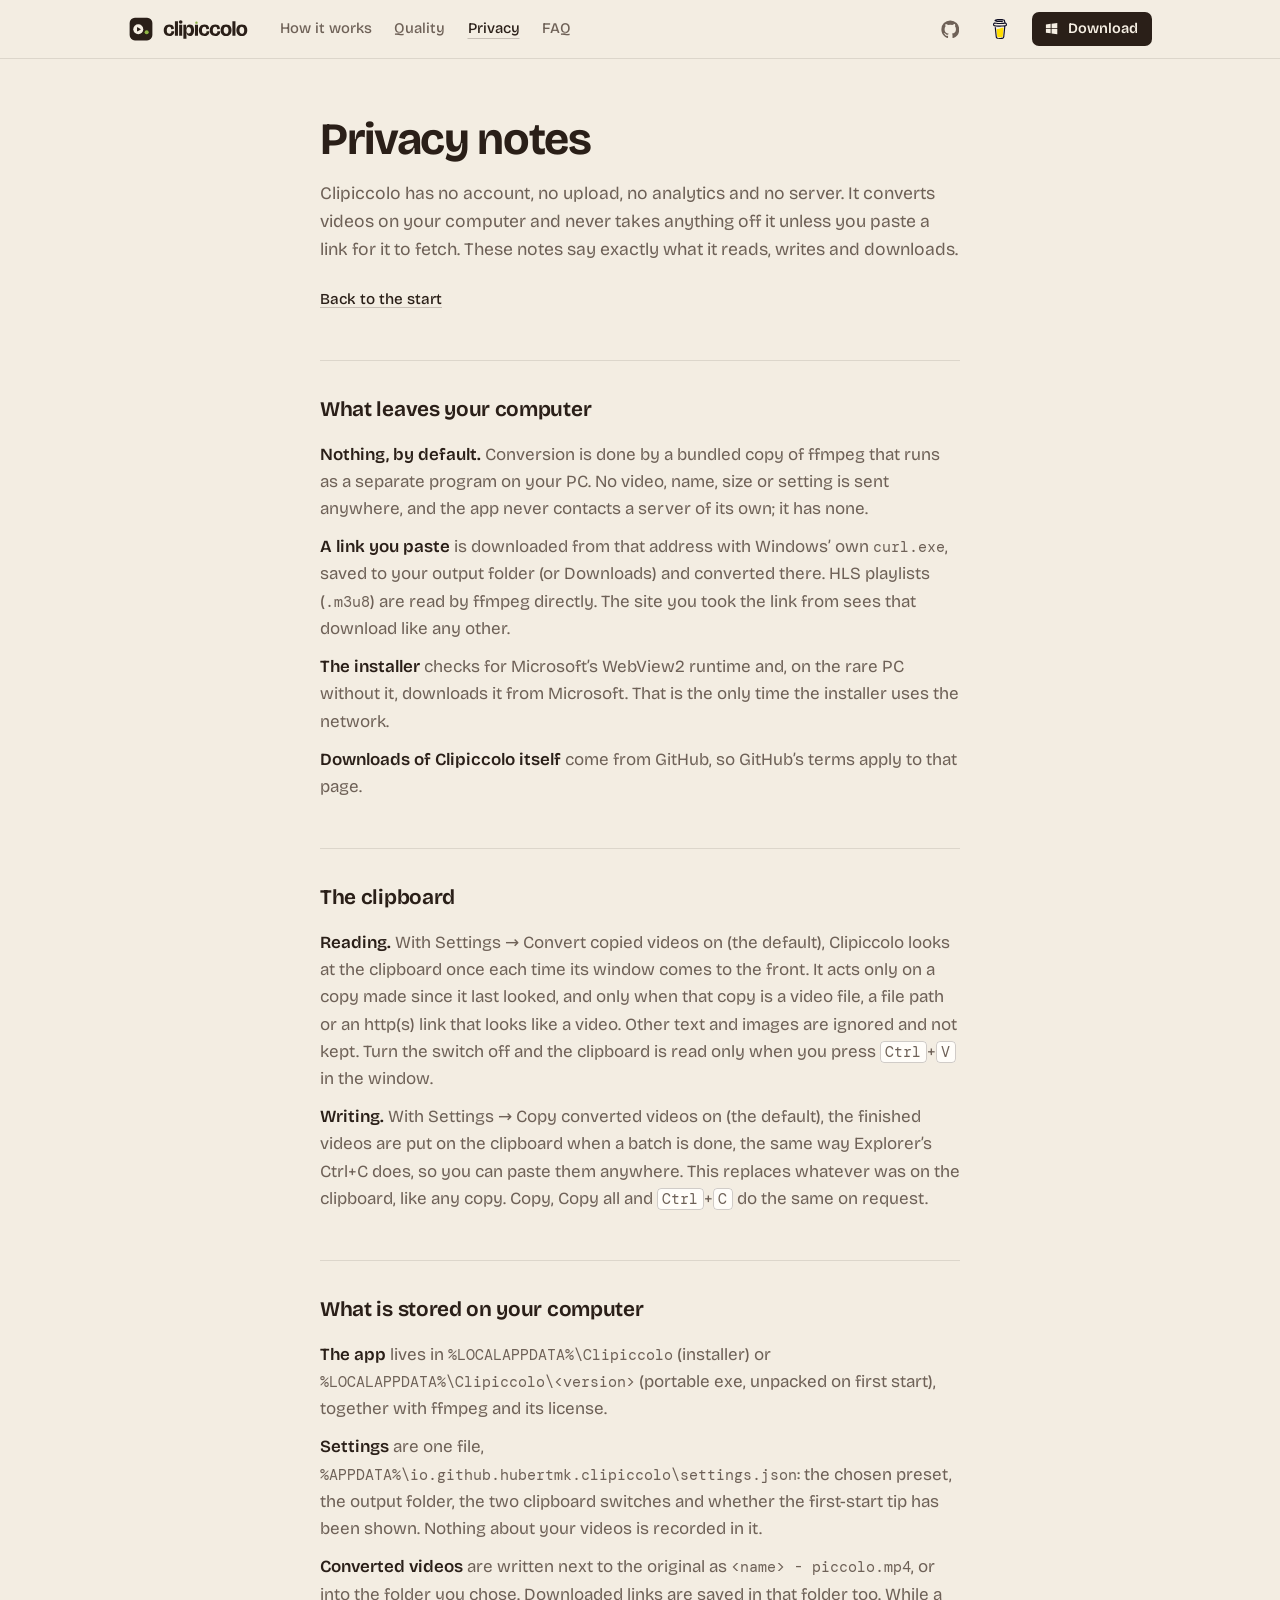
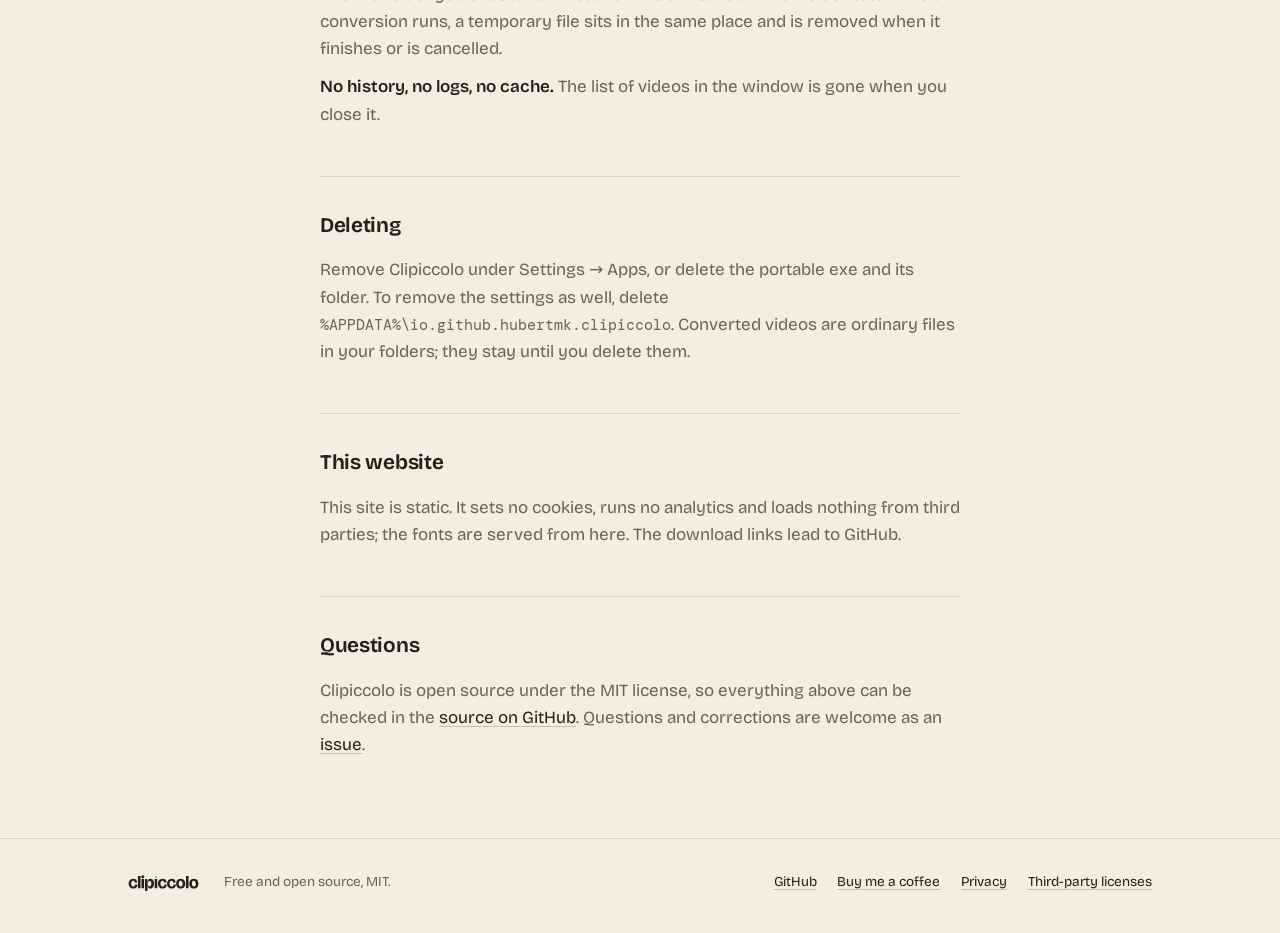
<file: site/privacy/index.html>
<!DOCTYPE html>
<html lang="en">
<head>
<meta charset="utf-8">
<meta name="viewport" content="width=device-width, initial-scale=1, viewport-fit=cover">
<title>Privacy · Clipiccolo</title>
<meta name="description" content="What Clipiccolo does with your videos, your clipboard and your disk: nothing leaves your computer unless you paste a link.">
<meta name="theme-color" content="#F3EDE2">
<meta name="color-scheme" content="light">
<link rel="icon" href="../favicon.ico" sizes="48x48">
<link rel="icon" type="image/svg+xml" href="../icon.svg">
<link rel="icon" type="image/png" sizes="32x32" href="../favicon-32.png">
<link rel="apple-touch-icon" href="../apple-touch-icon.png">
<meta property="og:type" content="website">
<meta property="og:title" content="Clipiccolo privacy notes">
<meta property="og:description" content="No account, no upload, no analytics. What Clipiccolo reads, writes and downloads, file by file.">
<meta property="og:image" content="/og.png">
<link rel="preload" href="../fonts/bricolage-grotesque-latin.woff2" as="font" type="font/woff2" crossorigin>
<link rel="stylesheet" href="../site.css">
</head>
<body>
<a class="skip" href="#main">Skip to content</a>

<header class="top">
  <div class="wrap">
    <a class="lockup" href="../index.html" aria-label="Clipiccolo, home">
      <img class="tile" src="../icon.svg" alt="" width="26" height="26">
      <img class="wm" src="../wordmark.svg" alt="" width="85" height="19">
    </a>
    <nav class="stops" aria-label="Sections">
      <a href="../index.html#how">How it works</a>
      <a href="../index.html#quality">Quality</a>
      <a href="index.html" aria-current="page">Privacy</a>
      <a href="../index.html#faq">FAQ</a>
    </nav>
    <div class="right">
      <a class="ghost" href="https://github.com/hubertmk/clipiccolo" aria-label="Clipiccolo on GitHub"><svg viewBox="0 0 24 24" aria-hidden="true"><path d="M12 .5A11.5 11.5 0 0 0 .5 12.3c0 5.2 3.3 9.6 7.9 11.2.6.1.8-.3.8-.6v-2.2c-3.2.7-3.9-1.4-3.9-1.4-.5-1.4-1.3-1.7-1.3-1.7-1-.7.1-.7.1-.7 1.2.1 1.8 1.2 1.8 1.2 1 1.8 2.7 1.3 3.4 1 .1-.8.4-1.3.7-1.6-2.6-.3-5.3-1.3-5.3-5.9 0-1.3.5-2.4 1.2-3.2-.1-.3-.5-1.5.1-3.1 0 0 1-.3 3.2 1.2a11 11 0 0 1 5.8 0c2.2-1.5 3.2-1.2 3.2-1.2.6 1.6.2 2.8.1 3.1.8.8 1.2 1.9 1.2 3.2 0 4.6-2.7 5.6-5.3 5.9.4.4.8 1.1.8 2.2v3.3c0 .3.2.7.8.6a11.6 11.6 0 0 0 7.9-11.2A11.5 11.5 0 0 0 12 .5z"/></svg></a>
      <a class="ghost" href="https://buymeacoffee.com/hubertmk" aria-label="Buy me a coffee"><img class="bmc" src="../bmc.svg" alt="" width="14" height="20"></a>
      <a class="btn sm" href="../index.html#download"><svg viewBox="0 0 24 24" aria-hidden="true"><path d="M3 5.5 10.5 4.5v7H3zM12 4.3 21 3v8.5h-9zM3 12.5h7.5v7L3 18.5zM12 12.5h9V21l-9-1.3z"/></svg>Download</a>
    </div>
  </div>
</header>

<main id="main" class="wrap doc">
  <h1>Privacy notes</h1>
  <p class="lede">Clipiccolo has no account, no upload, no analytics and no server. It converts videos on your computer and never takes anything off it unless you paste a link for it to fetch. These notes say exactly what it reads, writes and downloads.</p>
  <a class="back" href="../index.html">Back to the start</a>

  <h2>What leaves your computer</h2>
  <p><b>Nothing, by default.</b> Conversion is done by a bundled copy of ffmpeg that runs as a separate program on your PC. No video, name, size or setting is sent anywhere, and the app never contacts a server of its own; it has none.</p>
  <p><b>A link you paste</b> is downloaded from that address with Windows’ own <code>curl.exe</code>, saved to your output folder (or Downloads) and converted there. HLS playlists (<code>.m3u8</code>) are read by ffmpeg directly. The site you took the link from sees that download like any other.</p>
  <p><b>The installer</b> checks for Microsoft’s WebView2 runtime and, on the rare PC without it, downloads it from Microsoft. That is the only time the installer uses the network.</p>
  <p><b>Downloads of Clipiccolo itself</b> come from GitHub, so GitHub’s terms apply to that page.</p>

  <h2>The clipboard</h2>
  <p><b>Reading.</b> With Settings → Convert copied videos on (the default), Clipiccolo looks at the clipboard once each time its window comes to the front. It acts only on a copy made since it last looked, and only when that copy is a video file, a file path or an http(s) link that looks like a video. Other text and images are ignored and not kept. Turn the switch off and the clipboard is read only when you press <kbd>Ctrl</kbd>+<kbd>V</kbd> in the window.</p>
  <p><b>Writing.</b> With Settings → Copy converted videos on (the default), the finished videos are put on the clipboard when a batch is done, the same way Explorer’s Ctrl+C does, so you can paste them anywhere. This replaces whatever was on the clipboard, like any copy. Copy, Copy all and <kbd>Ctrl</kbd>+<kbd>C</kbd> do the same on request.</p>

  <h2>What is stored on your computer</h2>
  <p><b>The app</b> lives in <code>%LOCALAPPDATA%\Clipiccolo</code> (installer) or <code>%LOCALAPPDATA%\Clipiccolo\&lt;version&gt;</code> (portable exe, unpacked on first start), together with ffmpeg and its license.</p>
  <p><b>Settings</b> are one file, <code>%APPDATA%\io.github.hubertmk.clipiccolo\settings.json</code>: the chosen preset, the output folder, the two clipboard switches and whether the first-start tip has been shown. Nothing about your videos is recorded in it.</p>
  <p><b>Converted videos</b> are written next to the original as <code>&lt;name&gt; - piccolo.mp4</code>, or into the folder you chose. Downloaded links are saved in that folder too. While a conversion runs, a temporary file sits in the same place and is removed when it finishes or is cancelled.</p>
  <p><b>No history, no logs, no cache.</b> The list of videos in the window is gone when you close it.</p>

  <h2>Deleting</h2>
  <p>Remove Clipiccolo under Settings → Apps, or delete the portable exe and its folder. To remove the settings as well, delete <code>%APPDATA%\io.github.hubertmk.clipiccolo</code>. Converted videos are ordinary files in your folders; they stay until you delete them.</p>

  <h2>This website</h2>
  <p>This site is static. It sets no cookies, runs no analytics and loads nothing from third parties; the fonts are served from here. The download links lead to GitHub.</p>

  <h2>Questions</h2>
  <p>Clipiccolo is open source under the MIT license, so everything above can be checked in the <a href="https://github.com/hubertmk/clipiccolo">source on GitHub</a>. Questions and corrections are welcome as an <a href="https://github.com/hubertmk/clipiccolo/issues">issue</a>.</p>
</main>

<footer class="end">
  <div class="wrap">
    <a href="../index.html" class="lockup" aria-label="Clipiccolo, home"><img class="wm" src="../wordmark.svg" alt="" width="71" height="16"></a>
    <span>Free and open source, MIT.</span>
    <nav class="links" aria-label="Footer">
      <a href="https://github.com/hubertmk/clipiccolo">GitHub</a>
      <a href="https://buymeacoffee.com/hubertmk">Buy me a coffee</a>
      <a href="index.html" aria-current="page">Privacy</a>
      <a href="https://github.com/hubertmk/clipiccolo/blob/main/THIRD-PARTY-NOTICES.md">Third-party licenses</a>
    </nav>
  </div>
</footer>
</body>
</html>
</file>
<file: site/site.css>
/* Clipiccolo site. Tokens from brand/tokens.css (light). The family frame of Dettino, Kiesli and VoxFluo:
   lockup, copy left, one product loop right, then the page walks the round trip and answers the questions
   a careful person asks before installing. Pistachio #8DB443 is decoration only (the small dot, the progress
   fill); pistachio text uses #4F6E1E. Numbers are DM Mono with tabular figures (The Receipt Rule). */
@font-face{font-family:"Bricolage Grotesque";src:url("fonts/bricolage-grotesque-latin.woff2") format("woff2");font-weight:200 800;font-stretch:75% 100%;font-display:swap}
@font-face{font-family:"DM Mono";src:url("fonts/dm-mono-400-latin.woff2") format("woff2");font-weight:400;font-display:swap}
@font-face{font-family:"DM Mono";src:url("fonts/dm-mono-500-latin.woff2") format("woff2");font-weight:500;font-display:swap}

:root{--desk:#F3EDE2;--sheet:#FFFDF9;--sheet-2:#F8F2E8;--sheet-3:#EDE5D8;--ink:#2A1F18;--muted:#6E6157;--faint:#8F8276;--line:rgba(42,31,24,.11);--line-strong:rgba(42,31,24,.22);--crema:#F6EFE3;--pistachio:#8DB443;--pistachio-ink:#4F6E1E;--soft:#E6EDD2;--action-hover:#3D2F25;--caramel:#8F5E12;--caramel-wash:rgba(143,94,18,.11);--mono:"DM Mono",ui-monospace,Consolas,monospace;--ease:cubic-bezier(.16,1,.3,1);box-sizing:border-box;scrollbar-color:var(--line-strong) transparent}
*,*::before,*::after{box-sizing:inherit}
html{scroll-behavior:smooth;scroll-padding-top:4.6rem}
body{margin:0;background:var(--desk);color:var(--ink);font-family:"Bricolage Grotesque",ui-sans-serif,system-ui,-apple-system,"Segoe UI",sans-serif;font-size:1.0625rem;line-height:1.6;-webkit-font-smoothing:antialiased;font-optical-sizing:auto}
::selection{background:var(--soft);color:var(--pistachio-ink)}
:focus-visible{outline:none;border-radius:4px;box-shadow:0 0 0 2px var(--desk),0 0 0 4px var(--pistachio-ink)}
.btn:focus-visible{border-radius:7px}
a{color:var(--ink);text-decoration:underline;text-decoration-color:var(--line-strong);text-underline-offset:3px;transition:text-decoration-color .2s}
a:hover{text-decoration-color:var(--ink)}
code,kbd,.mono{font-family:var(--mono);font-size:.86em;font-variant-numeric:tabular-nums;font-weight:400}
code{overflow-wrap:anywhere}
kbd{border:1px solid var(--line-strong);border-radius:4px;padding:0 .3em;background:var(--sheet)}
p{margin:0}
h1,h2,h3{margin:0;text-wrap:balance}
.wrap{max-width:68rem;margin:0 auto;padding:0 max(2rem,env(safe-area-inset-right,0px)) 0 max(2rem,env(safe-area-inset-left,0px))}
.sr{position:absolute;width:1px;height:1px;overflow:hidden;clip-path:inset(50%);white-space:nowrap}
.skip{position:absolute;left:1rem;top:-3rem;background:var(--ink);color:var(--crema);padding:.5rem .8rem;border-radius:7px;text-decoration:none;font-weight:600;z-index:10}
.skip:focus{top:1rem}

/* Header: the lockup, four stops, GitHub and one espresso button. The button steps aside while a section has
   its own Download button on screen (The Counter Rule: one primary action in reach). */
header.top{position:sticky;top:0;z-index:5;background:var(--desk);border-bottom:1px solid var(--line);padding-top:env(safe-area-inset-top,0px)}
header.top .wrap{display:flex;align-items:center;gap:1.6rem;height:3.6rem}
.lockup{display:inline-flex;align-items:center;gap:.6rem;color:var(--ink);text-decoration:none;flex:none}
.lockup .tile{width:1.6rem;height:1.6rem;display:block}
.lockup .wm{height:1.2rem;width:auto;display:block;margin-top:.12rem}
nav.stops{display:flex;gap:1.4rem;margin-left:.4rem}
nav.stops a{font-size:.92rem;font-weight:500;color:var(--muted);text-decoration:none;padding:.3rem 0;transition:color .2s}
nav.stops a:hover{color:var(--ink)}
nav.stops a[aria-current="page"]{color:var(--ink);text-decoration:underline;text-decoration-color:var(--line-strong);text-underline-offset:5px}
.top .right{margin-left:auto;display:flex;align-items:center;gap:1rem}
.ghost{display:inline-grid;place-items:center;width:2.1rem;height:2.1rem;border-radius:7px;color:var(--muted);transition:background-color .2s,color .2s}
.ghost:hover{background:var(--sheet-2);color:var(--ink)}
.ghost svg{width:1.15rem;height:1.15rem;fill:currentColor}
.ghost .bmc{height:1.25rem;width:auto;display:block}
.btn{display:inline-flex;align-items:center;gap:.55rem;background:var(--ink);color:var(--crema);font-weight:600;font-size:1rem;text-decoration:none;border-radius:7px;padding:.68rem 1.15rem .7rem 1rem;line-height:1.2;transition:background-color .2s,opacity .25s,transform .35s var(--ease);white-space:nowrap}
.btn:hover{background:var(--action-hover)}
.btn svg{width:1.05rem;height:1.05rem;fill:currentColor;flex:none}
.btn.sm{font-size:.9rem;padding:.5rem .85rem .52rem .75rem}
.btn.sm svg{width:.95rem;height:.95rem}
.top .btn.away{opacity:0;transform:translateY(-.3rem);pointer-events:none}
.fine{font-family:var(--mono);font-size:.8rem;color:var(--muted);font-variant-numeric:tabular-nums}
.note{font-size:.86rem;line-height:1.5;color:var(--muted);max-width:34rem}

/* Hero */
.hero{display:grid;grid-template-columns:minmax(0,1.1fr) minmax(0,1fr);align-items:center;gap:3rem;padding-block:4.5rem 5rem}
.hero>div{min-width:0}
.hero h1{font-weight:720;font-size:clamp(2.4rem,5.4vw,3.9rem);line-height:1.04;letter-spacing:-.035em;margin:0 0 1.4rem}
.hero h1 .dot{display:inline-block;width:.15em;height:.15em;border-radius:50%;background:var(--pistachio);margin-left:.05em;vertical-align:0}
.lede{color:var(--muted);max-width:31rem;font-size:1.1rem}
.get{margin-top:1.9rem;display:flex;flex-direction:column;align-items:flex-start;gap:.7rem}
.get .row{display:flex;align-items:center;gap:.7rem;flex-wrap:wrap}
/* The Mac link stays secondary to the one espresso button: a two-line label, title over a mono spec line. */
/* Download for Windows / for Mac: the visitor's own system gets the espresso button and goes first, the other the sheet one. */
.btn[data-for="mac"],html[data-os="mac"] .btn[data-for="win"]{background:var(--sheet);color:var(--ink);box-shadow:inset 0 0 0 1px var(--line-strong)}
.btn[data-for="mac"]:hover,html[data-os="mac"] .btn[data-for="win"]:hover{background:var(--sheet-2)}
html[data-os="mac"] .btn[data-for="mac"]{background:var(--ink);color:var(--crema);box-shadow:none}
html[data-os="mac"] .btn[data-for="mac"]:hover{background:var(--action-hover)}
html[data-os="mac"] .get .btn[data-for="mac"]{order:-1}
.get .note{margin-top:-.2rem}

/* The product loop, "the shot": the clip lands on a basket, pressure builds, and it drains through a thin
   stream into the small clip below while the receipt counts up to the real size. The scene sits on one vertical
   line around the zone's centre; every piece is positioned with --x/--y in em so the whole scene scales with the
   zone's font-size on small screens. Pistachio is only the pressure fill and the saving (The Small Dot Rule). */
.stage{width:min(24rem,100%);min-width:0;aspect-ratio:1;margin:0 auto;display:grid;place-items:center}
.zone{position:relative;overflow:hidden;width:100%;height:84%;border:1.5px dashed var(--line-strong);border-radius:10px;background:color-mix(in srgb,var(--sheet) 55%,transparent);font-size:1rem}
.hint{position:absolute;top:1.2em;left:50%;translate:-50% 0;display:flex;align-items:center;gap:.4em;font-size:.78em;color:var(--muted);white-space:nowrap}
.hint svg{width:.95em;height:.95em;fill:none;stroke:currentColor;stroke-width:1.6;stroke-linecap:round;stroke-linejoin:round}
.el{position:absolute;left:50%;top:50%;translate:calc(-50% + var(--x,0em)) calc(-50% + var(--y,0em))}
.clip{aspect-ratio:16/9;border-radius:6px;outline:1.5px dashed var(--line-strong);outline-offset:-1.5px}
.clip .fill{position:absolute;left:0;right:0;bottom:0;height:0;background:var(--ink);border-radius:6px}
.clip .play{position:absolute;left:50%;top:50%;translate:-50% -50%;width:.9em;height:.9em;fill:var(--crema)}
.clip.big{--y:-5.2em;width:6.4em}
.clip.small{--y:2.4em;width:2.6em}
.basket{--y:-2.4em;width:10em;height:1.6em;background:var(--sheet);border:1px solid var(--line-strong);border-radius:3px 3px 9px 9px;display:flex;align-items:center;gap:.5em;padding:0 .6em}
.basket .trk{display:block;flex:1;height:4px;border-radius:2px;background:var(--sheet-3);overflow:hidden}
.basket .prog{display:block;height:100%;width:0;background:var(--pistachio);border-radius:2px}
.basket .pc{font-family:var(--mono);font-size:.7em;font-weight:500;color:var(--ink);font-variant-numeric:tabular-nums;min-width:5ch;text-align:right}
.stream{--y:.035em;width:2px;height:3.27em;background:var(--ink);clip-path:inset(100% 0 0 0)}
.ro{--y:4.7em;display:grid;gap:.05em;justify-items:center;text-align:center;width:calc(100% - 2em);font-family:var(--mono);color:var(--muted);font-variant-numeric:tabular-nums;white-space:nowrap;line-height:1.45}
.ro>span{font-size:.76em;max-width:100%;overflow:hidden;text-overflow:ellipsis}
.ro b{font-weight:500;color:var(--ink)}
.ro .save{color:var(--pistachio-ink)}
.toast{position:absolute;bottom:1.2em;left:50%;translate:-50% 0;display:flex;align-items:center;gap:.45em;background:var(--ink);color:var(--crema);border-radius:10px;box-shadow:0 4px 16px rgba(0,0,0,.18);padding:.45em .85em .47em .7em;font-size:.8em;white-space:nowrap}
.toast svg{width:.9em;height:.9em;fill:none;stroke:currentColor;stroke-width:1.7;stroke-linecap:round;stroke-linejoin:round}

/* Sections: hairline above, more air above a heading than below it. */
section.block{border-top:1px solid var(--line);padding:5rem 0 5.5rem}
.head{max-width:40rem;margin-bottom:3rem}
.head h2{font-weight:680;font-size:clamp(1.75rem,3.2vw,2.35rem);line-height:1.12;letter-spacing:-.025em}
.head p{color:var(--muted);margin-top:.8rem;font-size:1.08rem}
h3{font-size:1.1rem;font-weight:620;line-height:1.3}

/* The round trip: three stops divided by hairlines, each drawn once. */
.stops3{display:grid;grid-template-columns:repeat(3,minmax(0,1fr))}
.stop{padding:0 2rem 0 0;display:grid;grid-template-rows:auto auto 1fr;gap:.9rem}
.stop+.stop{border-left:1px solid var(--line);padding-left:2rem}
.stop:last-child{padding-right:0}
.stop figure{margin:0 0 .4rem;height:11rem;display:grid;place-items:center}
.stop figure svg{width:100%;max-width:18rem;height:100%;overflow:visible}

.stop p{color:var(--muted);font-size:1rem}
.stop p b{color:var(--ink);font-weight:600}
.draw{fill:none;stroke:var(--ink);stroke-width:1.5;stroke-linecap:round;stroke-linejoin:round}
.draw .fill{fill:var(--ink);stroke:none}
.draw .paper{fill:var(--sheet);stroke:var(--line-strong)}
.draw .dash{stroke:var(--line-strong);stroke-dasharray:3 3}
.draw .pist{fill:var(--pistachio);stroke:none}
.draw .trk{fill:var(--sheet-3);stroke:none}
.draw .crema{fill:var(--crema);stroke:none}
.draw .soft{stroke:var(--line-strong)}
.draw .faint{fill:var(--line);stroke:none}
.draw text{font-family:var(--mono);font-weight:400;font-variant-numeric:tabular-nums;stroke:none}
.after{margin-top:3rem;max-width:40rem;color:var(--muted)}
.after b{color:var(--ink);font-weight:600}

/* Quality: the app's own segmented control over a receipt. Picking a preset lights its column and fills its
   frame; the frames are drawn to scale (1280 : 1920 : 2560) so the trade-off reads before the numbers do. */
.presets{overflow-x:auto;border:1px solid var(--line);border-radius:10px;background:var(--sheet)}
table{border-collapse:separate;border-spacing:0;width:100%;min-width:32rem;table-layout:fixed}
thead th{padding:1rem 0 0;text-align:left;font-weight:600;vertical-align:bottom}
thead th:first-child{width:26%;padding-left:.9rem}
thead th:last-child{padding-right:.9rem}
.cell{display:block;background:var(--sheet-3);border:1px solid var(--line);padding:3px}
thead th:nth-child(2) .cell{border-radius:10px 0 0 10px;border-right:0}
thead th:nth-child(3) .cell{border-left:0;border-right:0}
thead th:nth-child(4) .cell{border-radius:0 10px 10px 0;border-left:0}
.seg{display:block;width:100%;font:inherit;border:0;background:transparent;cursor:pointer;border-radius:7px;padding:.5rem .8rem .55rem;text-align:center;font-weight:600;color:var(--muted);line-height:1.2;transition:background-color .25s,color .25s,box-shadow .25s}
.seg small{display:block;font-weight:400;font-size:.76rem;margin-top:.12rem;color:var(--muted)}
.seg:hover{color:var(--ink)}
.seg[aria-pressed="true"]{background:var(--sheet);color:var(--ink);box-shadow:0 1px 2px rgba(42,31,24,.14),0 0 0 1px var(--line);cursor:default}
.seg:focus-visible{box-shadow:0 0 0 2px var(--pistachio-ink)}
tbody th{text-align:left;font-weight:400;color:var(--muted);padding:.75rem .9rem;border-top:1px solid var(--line);font-size:.95rem}
tbody td{padding:.75rem .9rem;border-top:1px solid var(--line);font-family:var(--mono);font-size:.9rem;font-variant-numeric:tabular-nums;text-align:center;white-space:nowrap;color:var(--muted);transition:background-color .3s,color .3s}
tbody tr:first-child th,tbody tr:first-child td{border-top:0;padding-top:1.4rem}
tbody tr:last-child th,tbody tr:last-child td{padding-bottom:1.1rem}
#pick[data-pick="1"] tbody td:nth-child(2),#pick[data-pick="2"] tbody td:nth-child(3),#pick[data-pick="3"] tbody td:nth-child(4){background:var(--sheet-2);color:var(--ink);font-weight:500}
.frames th,.frames td{vertical-align:bottom}
.frame{position:relative;display:inline-block;vertical-align:bottom;width:calc(var(--k) * min(10rem,100%));aspect-ratio:16/9;border-radius:6px;outline:1.5px dashed var(--line-strong);outline-offset:-1.5px;cursor:pointer;transition:outline-color .3s}
.frame:hover{outline-color:var(--muted)}
.frame .fill{position:absolute;inset:0;background:var(--ink);border-radius:6px;clip-path:inset(100% 0 0 0 round 6px);transition:clip-path .6s var(--ease)}
.frame .play{position:absolute;left:50%;top:50%;translate:-50% -50%;width:calc(.55rem + var(--k) * .75rem);fill:var(--crema);opacity:0;scale:.6;transition:opacity .25s,scale .45s var(--ease)}
#pick[data-pick="1"] td:nth-child(2) .frame,#pick[data-pick="2"] td:nth-child(3) .frame,#pick[data-pick="3"] td:nth-child(4) .frame{outline-color:transparent;cursor:default}
#pick[data-pick="1"] td:nth-child(2) .fill,#pick[data-pick="2"] td:nth-child(3) .fill,#pick[data-pick="3"] td:nth-child(4) .fill{clip-path:inset(0 0 0 0 round 6px)}
#pick[data-pick="1"] td:nth-child(2) .play,#pick[data-pick="2"] td:nth-child(3) .play,#pick[data-pick="3"] td:nth-child(4) .play{opacity:1;scale:1;transition-delay:.3s,.3s}
tfoot td{padding:.9rem;border-top:1px solid var(--line);color:var(--muted);font-size:.9rem;text-align:left;white-space:normal}
tfoot td b{color:var(--ink);font-weight:600}

/* Two columns of plain sentences, divided by hairlines. */
.cols{display:grid;grid-template-columns:repeat(2,minmax(0,1fr));gap:0 4rem}
.cols h3{padding-bottom:.6rem;border-bottom:1px solid var(--line-strong)}
.list{list-style:none;margin:0;padding:0}
.list li{padding:.85rem 0;border-bottom:1px solid var(--line);color:var(--muted);font-size:1rem}
.list li b{color:var(--ink);font-weight:600}
.list li:last-child{border-bottom:0}

/* Privacy: one statement, then the facts. */
.priv{display:grid;grid-template-columns:minmax(0,1fr) minmax(0,1.3fr);gap:3rem;align-items:start}
.priv .head{margin-bottom:0}
.priv .list li{padding:1rem 0}
.priv .list li:first-child{padding-top:0}
.priv .more{margin-top:1.6rem;font-size:.95rem;font-weight:500;display:inline-block}

/* The small things */
.small{display:grid;grid-template-columns:repeat(2,minmax(0,1fr));gap:0 4rem}
.small div{padding:1.1rem 0;border-bottom:1px solid var(--line)}
.small div:nth-last-child(-n+2){border-bottom:0}
.small h3{font-size:1rem}
.small p{color:var(--muted);font-size:.98rem;margin-top:.2rem}

/* Download: one Windows card with a spec list and the one warning this product has to carry. */
.dl{background:var(--sheet);border:1px solid var(--line);border-radius:10px;display:grid;grid-template-columns:minmax(0,1.1fr) minmax(0,1fr);gap:2.5rem;padding:2rem 2.2rem 2.2rem;align-items:start}
.dl+.dl{margin-top:1.4rem}
.dl h3{font-size:1.35rem;font-weight:680;letter-spacing:-.015em}
.dl .sub{color:var(--muted);margin-top:.3rem}
.spec{margin:1.6rem 0 0;display:grid;grid-template-columns:auto minmax(0,1fr);gap:0 1.4rem}
.spec dt{color:var(--muted);font-size:.92rem;padding:.65rem 0;border-top:1px solid var(--line)}
.spec dd{margin:0;padding:.65rem 0;border-top:1px solid var(--line);font-size:.95rem}
.dl .act{display:grid;gap:.9rem;justify-items:start;padding-top:.4rem}
.dl .act .fine{margin-top:-.3rem}
.dl .alt{font-size:.95rem;color:var(--muted)}
.warn{display:grid;grid-template-columns:auto minmax(0,1fr);gap:.6rem;align-items:start;background:var(--caramel-wash);color:var(--caramel);border-radius:10px;padding:.8rem .95rem;font-size:.9rem;line-height:1.5}
.warn svg{width:1.05rem;height:1.05rem;fill:none;stroke:currentColor;stroke-width:1.7;stroke-linecap:round;stroke-linejoin:round;margin-top:.15rem}
.warn b{font-weight:600}

/* Support: a default (milk sheet) button, so Download stays the one espresso action. */
.support{display:grid;grid-template-columns:minmax(0,1fr) auto;gap:2rem 4rem;align-items:center}
.support .head{margin-bottom:0}
.support .btn{justify-self:start}
.btn.alt{background:var(--sheet);color:var(--ink);box-shadow:inset 0 0 0 1px var(--line-strong)}
.btn.alt:hover{background:var(--sheet-2)}
.btn.alt img{height:1.25rem;width:auto;display:block}

/* Questions */
/* Questions: native details, one hairline between each, a chevron that turns when the answer is open. */
.qa{max-width:44rem}
.qa details:last-child{border-bottom:1px solid var(--line)}
.qa details+details{border-top:1px solid var(--line)}
.qa summary{display:flex;align-items:center;justify-content:space-between;gap:1.5rem;padding:1.15rem 0;cursor:pointer;list-style:none;-webkit-tap-highlight-color:transparent}
.qa summary::-webkit-details-marker{display:none}
.qa details:first-child summary{padding-top:.2rem}
.qa summary::after{content:"";flex:none;width:.5rem;height:.5rem;margin:-.25rem .35rem 0 0;border:solid var(--faint);border-width:0 1.5px 1.5px 0;transform:rotate(45deg);transition:transform .35s var(--ease),border-color .2s}
.qa summary:hover::after{border-color:var(--ink)}
.qa details[open]>summary::after{transform:translateY(.3rem) rotate(-135deg)}
.qa h3{font-size:1.08rem}
.qa p{color:var(--muted);padding-right:2.5rem}
.qa p:last-child{padding-bottom:1.35rem}
.qa p+p{margin-top:.6rem}
@supports (interpolate-size:allow-keywords){
  .qa{interpolate-size:allow-keywords}
  .qa details::details-content{block-size:0;overflow:hidden;transition:block-size .35s var(--ease),content-visibility .35s allow-discrete}
  .qa details[open]::details-content{block-size:auto}
}

footer.end{border-top:1px solid var(--line);padding:2rem 0 2.5rem;font-size:.85rem;color:var(--muted)}
footer.end .wrap{display:flex;flex-wrap:wrap;gap:.5rem 1.6rem;align-items:center}
footer.end .wm{height:1rem;width:auto;display:block}
footer.end .links{display:flex;flex-wrap:wrap;gap:.3rem 1.3rem;margin-left:auto}

/* Privacy page */
.doc{max-width:44rem;padding-block:3.5rem 5rem}
.doc h1{font-weight:700;font-size:clamp(2rem,4vw,2.8rem);line-height:1.1;letter-spacing:-.03em}
.doc .lede{margin-top:1rem;max-width:none}
.doc h2{font-size:1.3rem;font-weight:650;letter-spacing:-.015em;margin:3rem 0 .9rem;padding-top:2rem;border-top:1px solid var(--line)}
.doc p{color:var(--muted);margin-top:.7rem}
.doc p b{color:var(--ink);font-weight:600}
.doc .back{display:inline-block;margin-top:1.4rem;font-size:.95rem;font-weight:500}

@media (max-width:900px){
  .stops3{grid-template-columns:minmax(0,1fr)}
  .stop{padding:0 0 2rem;grid-template-columns:8.5rem minmax(0,1fr);grid-template-rows:auto auto;column-gap:1.5rem;row-gap:.3rem}
  .stop figure{grid-row:1/3;height:auto;align-self:start;margin:0}
  .stop h3,.stop p{grid-column:2}
  .stop+.stop{border-left:0;border-top:1px solid var(--line);padding-left:0;padding-top:2rem}
  .dl{grid-template-columns:minmax(0,1fr);gap:1.8rem}
  .priv{grid-template-columns:minmax(0,1fr);gap:1.5rem}
}
@media (max-width:760px){
  .wrap{padding-left:max(1.25rem,env(safe-area-inset-left,0px));padding-right:max(1.25rem,env(safe-area-inset-right,0px))}
  html{scroll-padding-top:6.4rem}
  header.top .wrap{flex-wrap:wrap;height:auto;padding-top:.55rem;padding-bottom:.6rem;row-gap:.25rem;gap:1rem}
  .top .right{gap:.5rem}
  nav.stops{order:3;flex-basis:100%;gap:1.1rem;margin:0}
  nav.stops a{font-size:.88rem;padding:.15rem 0}
  table{min-width:0}
  thead th{padding:.7rem 0 0}
  thead th:first-child{width:24%;padding-left:.5rem}
  thead th:last-child{padding-right:.5rem}
  .seg{padding:.4rem .2rem .45rem;font-size:.88rem}
  .seg small{display:none}
  tbody th{font-size:.82rem;padding:.6rem .5rem;line-height:1.35}
  tbody td{font-size:.74rem;padding:.6rem .25rem;white-space:normal}
  tbody tr:first-child th,tbody tr:first-child td{padding-top:.9rem}
  tfoot td{font-size:.85rem;padding:.75rem .6rem}
  .hero{grid-template-columns:minmax(0,1fr);gap:2.5rem;padding-block:2.5rem 3.5rem}
  .stage{width:min(22rem,100%)}
  section.block{padding:3.5rem 0 4rem}
  .head{margin-bottom:2rem}
  .cols,.small{grid-template-columns:minmax(0,1fr)}
  .cols>div+div{margin-top:2.2rem}
  .small div:nth-last-child(2){border-bottom:1px solid var(--line)}
  .dl{padding:1.4rem 1.3rem 1.5rem}
  .support{grid-template-columns:minmax(0,1fr)}
  footer.end .links{margin-left:0}
}
@media (max-width:480px){
  .stop{grid-template-columns:6rem minmax(0,1fr);column-gap:1rem}
  .draw text,.draw .chip{display:none}
  .spec{grid-template-columns:minmax(0,1fr)}
  .spec dt{padding-bottom:0}
  .spec dd{border-top:0;padding-top:.1rem}
}
@media (max-width:420px){
  .zone{font-size:.88rem}
}
@media (prefers-reduced-motion:reduce){
  html{scroll-behavior:auto}
  .btn,.qa summary::after,.qa details::details-content,.seg,tbody td,.frame,.frame .fill,.frame .play{transition:none}
}
</file>
<file: ui/styles.css>
/* Clipiccolo, "Due punti": paper, sheet, ink, one accent, like its siblings Dettino, Kiesli and
   VoxFluo. Crema desk, espresso ink and buttons, pistachio only for progress, success and the
   small dot. Bricolage Grotesque for the UI, DM Mono for sizes, percentages and versions.
   Tokens come from brand/tokens.css; every text/surface pair meets WCAG AA in both themes. */
@font-face {
  font-family: "Bricolage Grotesque";
  src: url("fonts/bricolage-grotesque-latin.woff2") format("woff2");
  font-weight: 200 800;
  font-stretch: 75% 100%;
  font-display: swap;
}
@font-face {
  font-family: "DM Mono";
  src: url("fonts/dm-mono-400-latin.woff2") format("woff2");
  font-weight: 400;
  font-display: swap;
}
@font-face {
  font-family: "DM Mono";
  src: url("fonts/dm-mono-500-latin.woff2") format("woff2");
  font-weight: 500;
  font-display: swap;
}

:root {
  --espresso: #2A1F18;
  --crema: #F6EFE3;
  --pistachio: #8DB443;

  --bg: #F3EDE2;
  --surface: #FFFDF9;
  --surface-2: #F8F2E8;
  --surface-3: #EDE5D8;
  --border: rgba(42, 31, 24, 0.11);
  --border-strong: rgba(42, 31, 24, 0.22);
  --text: #2A1F18;
  --text-2: #6E6157;
  --text-3: #8F8276;
  --action: #2A1F18;
  --action-hover: #3D2F25;
  --on-action: #F6EFE3;
  --accent: var(--action);           /* quiet accents (links, switches) are espresso, not pistachio */
  --pistachio-ink: #4F6E1E;
  --pistachio-soft: #E6EDD2;
  --progress: #8DB443;
  --success: var(--pistachio-ink);
  --warning: #8F5E12;
  --warning-soft: rgba(143, 94, 18, 0.11);
  --danger: #B3361F;
  --danger-soft: rgba(179, 54, 31, 0.09);
  --tile-edge: transparent;
  --focus: 0 0 0 2px var(--surface), 0 0 0 4px var(--pistachio-ink);
  --r-ctl: 7px;
  --r-card: 10px;
  --ease: cubic-bezier(0.2, 0, 0, 1);
  --font-ui: "Bricolage Grotesque", "Segoe UI Variable Text", "Segoe UI", system-ui, sans-serif;
  --font-mono: "DM Mono", ui-monospace, Consolas, monospace;
  color-scheme: light;
}

@media (prefers-color-scheme: dark) {
  :root {
    --bg: #17120E;
    --surface: #211A15;
    --surface-2: #2A221C;
    --surface-3: #342A23;
    --border: rgba(243, 234, 223, 0.10);
    --border-strong: rgba(243, 234, 223, 0.19);
    --text: #F3EADF;
    --text-2: #B5A797;
    --text-3: #85786B;
    --action: #F3EADF;
    --action-hover: #FFFFFF;
    --on-action: #2A1F18;
    --pistachio-ink: #B2D46E;
    --pistachio-soft: rgba(166, 203, 94, 0.14);
    --progress: #A6CB5E;
    --warning: #E3B341;
    --warning-soft: rgba(227, 179, 65, 0.13);
    --danger: #F07A62;
    --danger-soft: rgba(240, 122, 98, 0.12);
    --tile-edge: rgba(243, 234, 223, 0.16);
    color-scheme: dark;
  }
}

* { box-sizing: border-box; }

html, body {
  margin: 0;
  height: 100%;
  background: var(--bg);
  color: var(--text);
  font: 13px/18px var(--font-ui);
  font-optical-sizing: auto;
  user-select: none;
  overflow: hidden;
}
button, input, select { font: inherit; color: inherit; }
:focus-visible { outline: none; box-shadow: var(--focus); }
::selection { background: var(--pistachio-soft); color: var(--text); }
/* The queue scrolls when a batch is long: a thin scrollbar in the window's own hairline colors. */
* { scrollbar-width: thin; scrollbar-color: var(--border-strong) transparent; }
h1, h2, p { margin: 0; }

.hidden { display: none !important; }
.muted { color: var(--text-2); }
.grow { flex: 1; min-width: 0; }

svg.i {
  width: 16px; height: 16px; flex: none;
  fill: none; stroke: currentColor; stroke-width: 1.5;
  stroke-linecap: round; stroke-linejoin: round;
}
svg.i.big { width: 28px; height: 28px; }
.spin { animation: spin 900ms linear infinite; }
@keyframes spin { to { transform: rotate(360deg); } }

.app { position: relative; height: 100%; display: flex; flex-direction: column; border: 1px solid var(--border-strong); }

/* ---------- header ---------- */
.top {
  display: flex; align-items: center; gap: 10px;
  padding: 14px 10px 12px 16px;
}
/* macOS: the system draws the frame; its traffic lights get a strip of their own above the brand row
   (tauri.macos.conf.json), and the gear sits in that strip, centred on them. */
body.mac .app { border: 0; }
body.mac .top { position: relative; padding: 38px 16px 12px; }
body.mac #settingsBtn { position: absolute; top: 3px; right: 8px; }
body.mac #minBtn, body.mac #closeBtn { display: none; }
.mark { width: 28px; height: 28px; flex: none; display: block; border-radius: 6.5px; box-shadow: 0 0 0 1px var(--tile-edge); }
.titles { flex: 1; min-width: 0; }
.titles h1 { display: flex; height: 19px; color: var(--text); }
.titles h1 svg { height: 19px; width: auto; display: block; }
/* SVG children have no drag-region attribute, so let clicks fall through to the header. */
.mark, .titles h1 svg { pointer-events: none; }
.titles p { font-size: 12px; line-height: 16px; color: var(--text-2); margin-top: 1px; }

.icon-btn {
  width: 30px; height: 30px; flex: none;
  display: grid; place-items: center;
  border: 0; border-radius: var(--r-ctl);
  background: transparent; color: var(--text-2);
  cursor: pointer;
}
.icon-btn:hover { background: var(--surface-2); color: var(--text); }
.icon-btn.close:hover { background: var(--danger); color: #fff; }

.view {
  flex: 1; min-height: 0;
  display: flex; flex-direction: column; gap: 12px;
  padding: 0 16px 14px;
}

.card { background: var(--surface); border: 1px solid var(--border); border-radius: var(--r-card); }

/* ---------- drop zone: shrinks to a strip once the list has files ---------- */
.drop {
  flex: none;
  display: flex; flex-direction: column; align-items: center; justify-content: center; gap: 6px;
  min-height: 176px; padding: 18px;
  border: 1.5px dashed var(--border-strong); border-radius: var(--r-card);
  background: var(--surface); color: var(--text-2);
  text-align: center; cursor: pointer;
  transition: background 120ms var(--ease), border-color 120ms var(--ease), min-height 200ms var(--ease);
}
.drop:hover { border-color: var(--accent); }
.drop.over { border-color: var(--pistachio-ink); border-style: solid; background: var(--pistachio-soft); color: var(--text); }
.drop.over .big { color: var(--pistachio-ink); }
.drop .big { color: var(--text); margin-bottom: 4px; }
.drop-title { font-size: 15px; line-height: 20px; font-weight: 600; color: var(--text); }
.drop-text { font-size: 12px; line-height: 16px; }
.drop .btn { margin-top: 8px; }
.drop.compact { min-height: 0; flex-direction: row; gap: 10px; padding: 10px 12px; text-align: left; }
.drop.compact .big { width: 20px; height: 20px; margin: 0; }
.drop.compact .drop-title { font-size: 13px; line-height: 18px; }
.drop.compact .drop-text { display: none; }
.drop.compact .btn { margin: 0 0 0 auto; }

/* ---------- quality ---------- */
.quality { display: flex; flex-direction: column; gap: 6px; }
.hint { font-size: 12px; line-height: 16px; color: var(--text-2); padding: 0 2px; }
.seg {
  display: flex; padding: 2px; gap: 2px;
  background: var(--surface-2); border: 1px solid var(--border); border-radius: var(--r-card);
}
.seg button {
  flex: 1; height: 28px; border: 0; border-radius: var(--r-ctl);
  background: transparent; color: var(--text-2); cursor: pointer; white-space: nowrap;
}
.seg button.on { background: var(--surface); color: var(--text); font-weight: 600; box-shadow: 0 1px 2px rgba(0, 0, 0, 0.12), 0 0 0 1px var(--border); }
.seg button:disabled { cursor: default; }

/* ---------- first-start tip ---------- */
.tip {
  display: flex; gap: 10px; align-items: flex-start;
  padding: 10px 6px 10px 14px; border-radius: var(--r-card);
  background: var(--surface-2); color: var(--text-2); font-size: 12px; line-height: 16px;
}
.tip > svg { flex: none; margin-top: 1px; color: var(--pistachio-ink); }
.tip { max-height: 120px; overflow: hidden; transform-origin: 0 0;
  transition: opacity 200ms var(--ease), transform 200ms var(--ease), max-height 200ms var(--ease), padding 200ms var(--ease); }
.tip.leaving { opacity: 0; transform: scale(0.96); max-height: 0; padding-top: 0; padding-bottom: 0; }
.tip .icon-btn { flex: none; width: 24px; height: 24px; margin: -4px 0; }

/* ---------- status ---------- */
.status {
  display: flex; gap: 10px; align-items: flex-start;
  padding: 12px 14px; border-radius: var(--r-card);
  background: var(--surface-2);
}
.status > svg { margin-top: 1px; color: var(--text-2); }
.status.busy { background: var(--surface-2); }
.status.busy > svg { color: var(--pistachio-ink); }
.status.err { background: var(--danger-soft); }
.status.err > svg { color: var(--danger); }
.status-title { font-weight: 600; }
.status-text { color: var(--text-2); margin-top: 2px; overflow-wrap: anywhere; user-select: text; }
.status-text:empty { display: none; }

/* ---------- queue ---------- */
.queue { list-style: none; margin: 0; padding: 0; overflow-y: auto; min-height: 0; flex: 0 1 auto; }
.item { display: flex; align-items: center; gap: 10px; padding: 10px 12px; border-top: 1px solid var(--border); }
.item:first-child { border-top: 0; }
.item > svg { color: var(--text-2); }
.item.running > svg { color: var(--pistachio-ink); }
.item.done > svg { color: var(--success); }
.item.failed > svg { color: var(--danger); }
.item.done { cursor: grab; }
.item .actions { display: inline-flex; gap: 4px; flex: none; }
.item .name { font-weight: 600; white-space: nowrap; overflow: hidden; text-overflow: ellipsis; }
.item .sub { font: 400 11.5px/16px var(--font-mono); color: var(--text-2); margin-top: 2px; font-variant-numeric: tabular-nums; overflow-wrap: anywhere; }
.item.failed .sub { font: 12px/16px var(--font-ui); color: var(--danger); user-select: text; }
.item .sub b { display: block; color: var(--success); font-weight: 500; white-space: nowrap; } /* the saving gets its own line */
.bar { height: 4px; margin-top: 6px; border-radius: 99px; background: var(--surface-3); overflow: hidden; }
.bar b { display: block; height: 100%; width: 0; background: var(--progress); transition: width 200ms var(--ease); }

/* ---------- buttons ---------- */
.btn {
  height: 32px; padding: 0 14px;
  display: inline-flex; align-items: center; justify-content: center; gap: 6px;
  border-radius: var(--r-ctl); border: 1px solid var(--border-strong);
  background: var(--surface); color: var(--text);
  font-weight: 600; white-space: nowrap; cursor: pointer;
}
.btn:hover { background: var(--surface-2); }
.btn:disabled { opacity: 0.5; cursor: default; }
.btn.ghost { border-color: transparent; background: transparent; }
.btn.ghost:hover { background: var(--surface-2); }
.btn.small { height: 26px; padding: 0 10px; font-size: 12px; }
.btn.primary { background: var(--action); border-color: var(--action); color: var(--on-action); }
.btn.primary:hover { background: var(--action-hover); border-color: var(--action-hover); }

.linkish {
  border: 0; background: none; padding: 0; cursor: pointer;
  display: inline-flex; align-items: center; gap: 4px;
  color: var(--accent); font-weight: 600; border-radius: 3px;
}
.linkish:hover { text-decoration: underline; }

/* ---------- settings ---------- */
.row {
  display: flex; align-items: center; gap: 12px;
  padding: 11px 14px; border-top: 1px solid var(--border); min-height: 52px;
}
.row:first-child { border-top: 0; }
.row .title { font-weight: 600; }
.row .desc { font-size: 12px; line-height: 16px; color: var(--text-2); margin-top: 2px; }
.row .desc.path { overflow-wrap: anywhere; user-select: text; }
label.row { cursor: pointer; }

.switch {
  appearance: none; flex: none; position: relative; margin: 0;
  width: 34px; height: 20px; border-radius: 99px;
  background: var(--surface-3); border: 1px solid var(--border-strong);
  cursor: pointer; transition: background 120ms var(--ease), border-color 120ms var(--ease);
}
.switch::after {
  content: ""; position: absolute; top: 2px; left: 2px;
  width: 14px; height: 14px; border-radius: 50%;
  background: var(--surface); box-shadow: 0 1px 2px rgba(0, 0, 0, 0.25);
  transition: transform 120ms var(--ease);
}
.switch:checked { background: var(--accent); border-color: var(--accent); }
.switch:checked::after { transform: translateX(14px); background: var(--on-action); }
.settings-footer { display: flex; justify-content: flex-end; padding: 0 2px; font: 11.5px/16px var(--font-mono); }

/* ---------- toast: "Copied to clipboard", above the footer ---------- */
.toast {
  position: absolute; left: 50%; bottom: 52px; z-index: 10;
  display: flex; align-items: center; gap: 8px; max-width: calc(100% - 32px);
  padding: 8px 12px; border-radius: var(--r-card);
  background: var(--text); color: var(--bg);
  font-weight: 600; white-space: nowrap;
  box-shadow: 0 4px 16px rgba(0, 0, 0, 0.18);
  opacity: 0; pointer-events: none;
  transform: translate(-50%, 6px);
  transition: opacity 160ms var(--ease), transform 160ms var(--ease);
}
.toast.show { opacity: 1; transform: translate(-50%, 0); }
.toast span { overflow: hidden; text-overflow: ellipsis; }

/* ---------- footer ---------- */
.bottom {
  display: flex; align-items: center; justify-content: space-between; gap: 8px;
  padding: 10px 16px 12px;
  border-top: 1px solid var(--border);
  font-size: 12px; line-height: 16px;
}
.footer-actions { display: inline-flex; gap: 14px; }
.bottom .nums { font: 11.5px/16px var(--font-mono); font-variant-numeric: tabular-nums; }

@media (prefers-reduced-motion: reduce) {
  * { animation-duration: 1ms !important; transition-duration: 1ms !important; }
}

@media (forced-colors: active) {
  .card, .btn, .seg, .status, .drop { border: 1px solid CanvasText; }
  .seg button.on { background: Highlight; color: HighlightText; forced-color-adjust: none; }
  .switch { border: 1px solid CanvasText; forced-color-adjust: none; background: Canvas; }
  .switch::after { background: CanvasText; }
  .switch:checked { background: Highlight; }
  .switch:checked::after { background: HighlightText; }
  .bar b { background: Highlight; forced-color-adjust: none; }
  :focus-visible { outline: 2px solid Highlight; outline-offset: 2px; }
}
</file>
